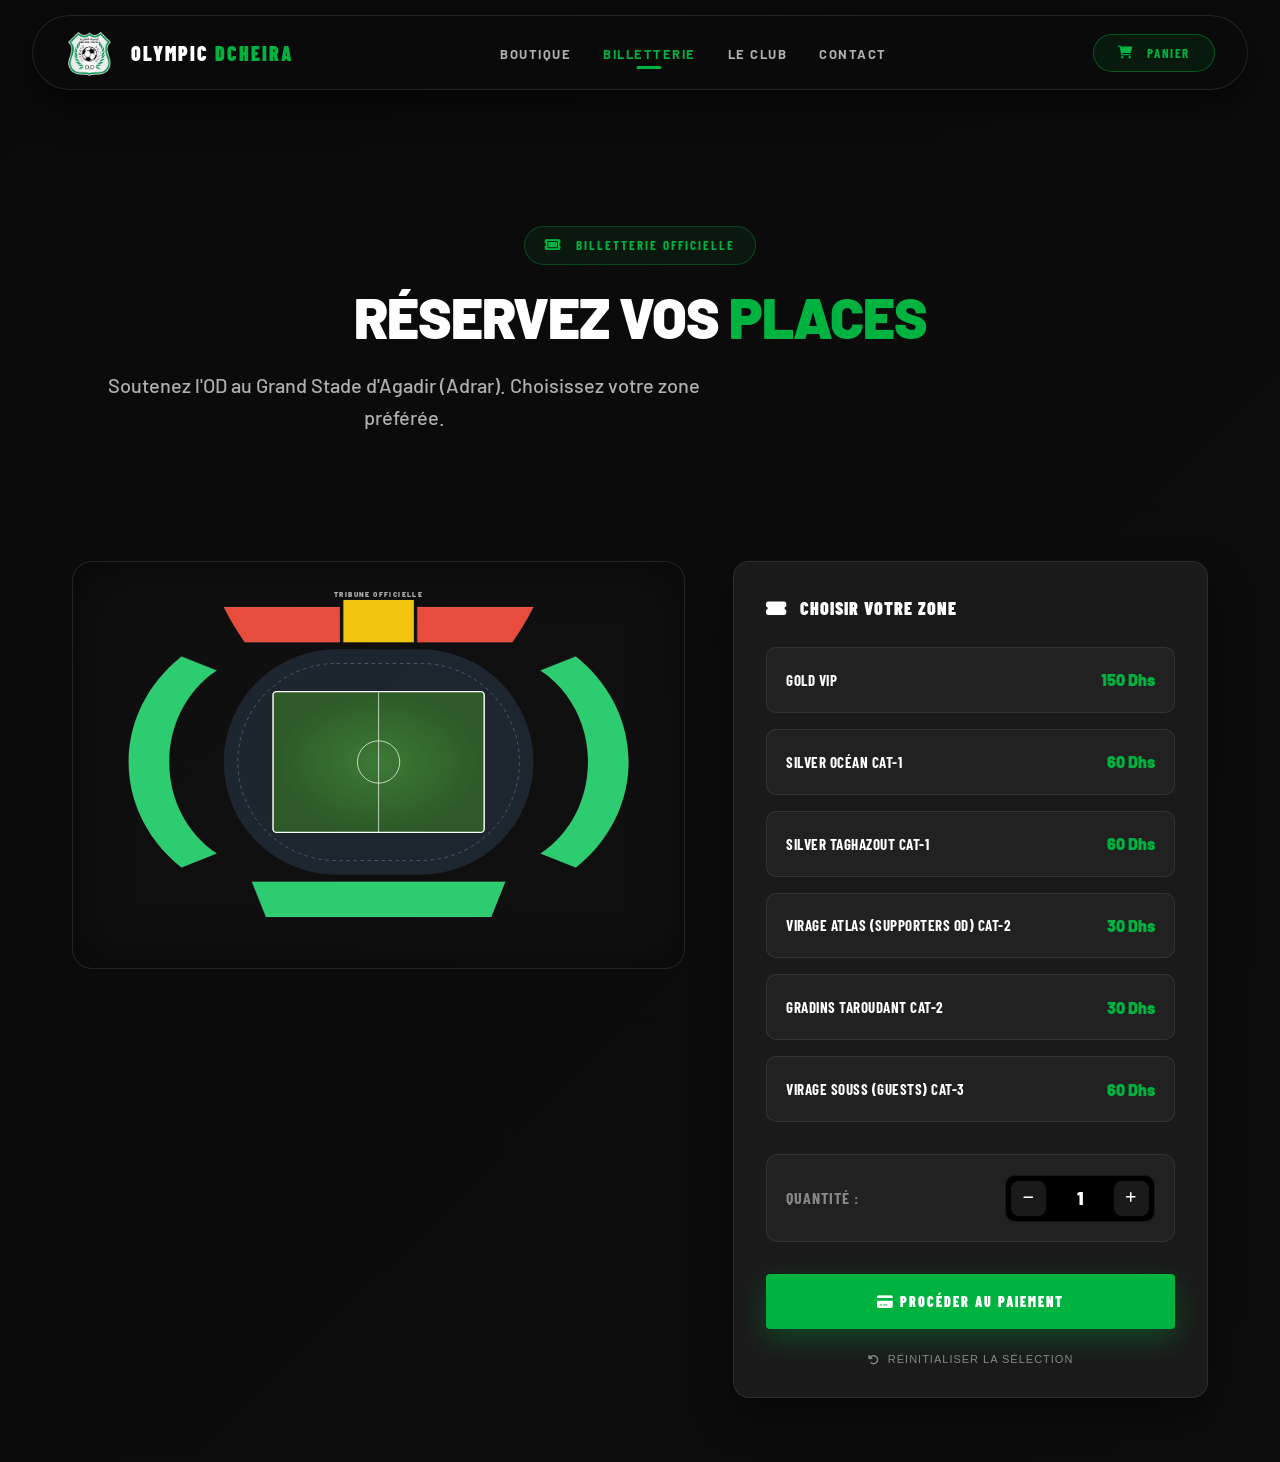
<file: billetterie.html>
<!DOCTYPE html>
<html lang="fr">

<head>
  <meta charset="UTF-8" />
  <meta name="viewport" content="width=device-width, initial-scale=1.0" />
  <title>Billetterie | Olympic Dcheira</title>
  <link
    href="https://fonts.googleapis.com/css2?family=Barlow+Condensed:wght@400;700;900&family=Barlow:wght@400;500;600;700&display=swap"
    rel="stylesheet" />
  <link rel="stylesheet" href="assets/css/style.css" />
  <link rel="stylesheet" href="https://cdnjs.cloudflare.com/ajax/libs/font-awesome/6.0.0/css/all.min.css" />
</head>

<body>
  <!-- NavBar -->
  <nav>
    <a href="index.html" class="nav-brand">
      <div class="nav-logo">
        <img src="Olympique_dcheira_logo-removebg-preview.png" alt="Olympic Dcheira Logo">
      </div>
      <div class="nav-text">Olympic <span>Dcheira</span></div>
    </a>
    <ul class="nav-links">
      <li><a href="index.html#store">Boutique</a></li>
      <li><a href="billetterie.html" class="active">Billetterie</a></li>
      <li><a href="club.html">Le Club</a></li>
      <li><a href="contact.html">Contact</a></li>
    </ul>
    <div class="nav-right">
      <button class="cart-btn" onclick="toggleCart()">
        <i class="fa-solid fa-cart-shopping"></i> Panier
        <span class="cart-count" id="cartCount">0</span>
      </button>
      <button class="menu-toggle" onclick="toggleMenu()">
        <i class="fa-solid fa-bars"></i>
      </button>
    </div>
  </nav>

  <main class="main">
    <header class="page-header reveal-blur">
      <div class="section-badge"><i class="fa-solid fa-ticket"></i> Billetterie Officielle</div>
      <h1 class="section-title">Réservez vos <span>Places</span></h1>
      <p class="hero-subtitle">Soutenez l'OD au Grand Stade d'Agadir (Adrar). Choisissez votre zone préférée.</p>
    </header>

    <!-- Interactive Ticketing Layout -->
    <div class="ticketing-layout reveal-blur" id="ticketSection">

      <!-- Stadium Map Side -->
      <div class="stadium-side">
        <div class="stadium-container">
          <!-- Enhanced Tooltip -->
          <div id="zoneTooltip" class="zone-tooltip">
            <div class="tooltip-header">
              <div class="tooltip-name" id="ttName">ZONE</div>
            </div>
            <div class="tooltip-status-bar">
              <span><i class="fa-solid fa-user"></i> <span id="ttPlaces">Places</span> places disponibles</span>
            </div>
            <div class="tooltip-footer-bar" id="ttFooter">
              <div class="tooltip-cat" id="ttCat">CAT-X</div>
              <div class="tooltip-price" id="ttPrice">00 MAD</div>
            </div>
          </div>

          <!-- STADIUM MAP SVG -->
          <svg viewBox="0 0 800 500" class="stadium-svg" id="stadiumSvg">
            <defs>
              <radialGradient id="pitchGradient" cx="50%" cy="50%" r="50%">
                <stop offset="0%" style="stop-color:#3d7a36" />
                <stop offset="100%" style="stop-color:#2d5a27" />
              </radialGradient>
            </defs>
            <rect x="180" y="90" width="440" height="320" rx="160" fill="#34495e" opacity="0.4" />
            <rect x="200" y="110" width="400" height="280" rx="140" fill="none" stroke="#5d6d7e" stroke-width="1" stroke-dasharray="5,5" />
            <rect x="250" y="150" width="300" height="200" fill="url(#pitchGradient)" stroke="#fff" stroke-width="2" rx="5" />
            <line x1="400" y1="150" x2="400" y2="350" stroke="#fff" stroke-width="1" />
            <circle cx="400" cy="250" r="30" fill="none" stroke="#fff" stroke-width="1" />

            <!-- SEATING BLOCKS -->
            <path d="M220,420 L580,420 L560,470 L240,470 Z" class="stadium-zone zone-taroudant" onmouseenter="showEnhancedTooltip(event, 'Gradins Taroudant', 'CAT-2', 30, '#2ecc71', '15,420')" onmouseleave="hideTooltip()" onclick="selectZone('taroudant', 30)"/>
            <path d="M630,120 C720,180 720,320 630,380 L680,400 C780,320 780,180 680,100 Z" class="stadium-zone zone-atlas" onmouseenter="showEnhancedTooltip(event, 'Virage Atlas (Supporters)', 'CAT-2', 30, '#2ecc71', '12,850')" onmouseleave="hideTooltip()" onclick="selectZone('atlas', 30)"/>
            <path d="M170,120 C80,180 80,320 170,380 L120,400 C20,320 20,180 120,100 Z" class="stadium-zone zone-souss" onmouseenter="showEnhancedTooltip(event, 'Virage Souss (Guests)', 'CAT-3', 60, '#2ecc71', '10,200')" onmouseleave="hideTooltip()" onclick="selectZone('souss', 60)"/>
            
            <path d="M210,80 L345,80 L345,30 L180,30 C190,50 200,65 210,80 Z" class="stadium-zone zone-silver-ocean" onmouseenter="showEnhancedTooltip(event, 'Silver Océan', 'CAT-1', 60, '#e74c3c', '3,400')" onmouseleave="hideTooltip()" onclick="selectZone('silver-ocean', 60)"/>
            <path d="M455,80 L590,80 C600,65 610,50 620,30 L455,30 Z" class="stadium-zone zone-silver-taghazout" onmouseenter="showEnhancedTooltip(event, 'Silver Taghazout', 'CAT-1', 60, '#e74c3c', '3,400')" onmouseleave="hideTooltip()" onclick="selectZone('silver-taghazout', 60)"/>

            <path d="M350,80 L450,80 L450,20 L350,20 Z" class="stadium-zone zone-gold" onmouseenter="showEnhancedTooltip(event, 'Tribune d\'Honneur', 'GOLD VIP', 150, '#f1c40f', '850')" onmouseleave="hideTooltip()" onclick="selectZone('gold', 150)"/>
            <text x="400" y="15" fill="#aaa" font-size="10" text-anchor="middle" font-weight="900" style="text-transform: uppercase; letter-spacing: 2px;">Tribune Officielle</text>
          </svg>
        </div>
      </div>

      <!-- Selection Side Panel -->
      <div class="selection-side">
        <div class="selection-title-small"><i class="fa-solid fa-ticket-simple"></i> Choisir votre Zone</div>
        <div class="zone-options">
          <div class="zone-option" data-zone="gold" onclick="selectZone('gold', 150)">
            <div class="zone-label"><span class="z-cat">GOLD VIP</span></div>
            <div class="zone-price">150 Dhs</div>
          </div>
          <div class="zone-option" data-zone="silver-ocean" onclick="selectZone('silver-ocean', 60)">
            <div class="zone-label"><span class="z-name">SILVER OCÉAN </span><span class="z-cat">CAT-1</span></div>
            <div class="zone-price">60 Dhs</div>
          </div>
          <div class="zone-option" data-zone="silver-taghazout" onclick="selectZone('silver-taghazout', 60)">
            <div class="zone-label"><span class="z-name">SILVER TAGHAZOUT </span><span class="z-cat">CAT-1</span></div>
            <div class="zone-price">60 Dhs</div>
          </div>
          <div class="zone-option" data-zone="atlas" onclick="selectZone('atlas', 30)">
            <div class="zone-label"><span class="z-name">VIRAGE ATLAS (Supporters OD) </span><span class="z-cat">CAT-2</span></div>
            <div class="zone-price">30 Dhs</div>
          </div>
          <div class="zone-option" data-zone="taroudant" onclick="selectZone('taroudant', 30)">
            <div class="zone-label"><span class="z-name">GRADINS TAROUDANT </span><span class="z-cat">CAT-2</span></div>
            <div class="zone-price">30 Dhs</div>
          </div>
          <div class="zone-option" data-zone="souss" onclick="selectZone('souss', 60)">
            <div class="zone-label"><span class="z-name">VIRAGE SOUSS (Guests) </span><span class="z-cat">CAT-3</span></div>
            <div class="zone-price">60 Dhs</div>
          </div>
        </div>

        <div class="qty-control">
          <span class="qty-label">Quantité :</span>
          <div class="qty-btns-wrapper">
            <button class="qty-btn-ticket" onclick="updateTicketQty(-1)"><i class="fa-solid fa-minus"></i></button>
            <span id="ticketQty">1</span>
            <button class="qty-btn-ticket" onclick="updateTicketQty(1)"><i class="fa-solid fa-plus"></i></button>
          </div>
        </div>

        <button class="btn-primary add-selection-btn" onclick="openTicketCheckout()">
          <i class="fa-solid fa-credit-card"></i> PROCÉDER AU PAIEMENT
        </button>

        <button class="reset-selection" onclick="resetSelection()">
          <i class="fa-solid fa-rotate-left"></i> Réinitialiser la sélection
        </button>
      </div>

    </div>
  </main>

  <!-- PAYMENT MODAL -->
  <div class="ticket-modal-overlay" id="ticketCheckoutModal">
    <div class="ticket-modal">
      <button class="close-t-modal" onclick="closeTicketCheckout()">✕</button>
      <div class="t-modal-header"><h3>Finaliser l'Achat</h3></div>
      <div class="t-modal-body">
        <div class="order-summary">
          <div class="summary-row"><span>Zone choisie:</span> <strong id="summaryZone">-</strong></div>
          <div class="summary-row"><span>Quantité:</span> <strong id="summaryQty">1</strong></div>
          <div class="summary-total"><span>Total à payer:</span> <span id="summaryTotal">0 DH</span></div>
        </div>
        <div class="selection-title-small">1. Mode de Paiement</div>
        <div class="payment-methods">
          <div class="pay-method" onclick="selectPayMethod('visa', this)">
            <i class="fa-brands fa-cc-visa" style="font-size: 24px;"></i><span>VISA</span>
          </div>
          <div class="pay-method" onclick="selectPayMethod('mastercard', this)">
            <i class="fa-brands fa-cc-mastercard" style="font-size: 24px;"></i><span>MASTERCARD</span>
          </div>
        </div>
        <div id="cardDetailsForm" class="payment-form">
          <div class="selection-title-small">2. Coordonnées Bancaires</div>
          <div class="form-group"><label>Nom sur la carte</label><input type="text" id="cardName" placeholder="M. OMAR EL-GHALEM"></div>
          <div class="form-group"><label>Numéro de carte</label><input type="text" id="cardNumber" placeholder="0000 0000 0000 0000" maxlength="19"></div>
          <div class="form-row-double">
            <div class="form-group"><label>Expiration</label><input type="text" id="cardExp" placeholder="MM/AA" maxlength="5"></div>
            <div class="form-group"><label>CVV</label><input type="password" id="cardCvv" placeholder="***" maxlength="3"></div>
          </div>
          <button class="btn-primary pay-now-btn" onclick="processTicketPayment()"><i class="fa-solid fa-lock"></i> PAYER <span id="finalTotalBtn">0 DH</span></button>
          <p style="text-align: center; font-size: 10px; color: #888; margin-top: 10px;"><i class="fa-solid fa-shield-halved"></i> Paiement sécurisé SSL 256-bit</p>
        </div>
        <div id="paymentSuccessView" style="display: none; text-align: center; padding: 2rem 0;">
          <div style="font-size: 60px; color: var(--vert); margin-bottom: 1.5rem;"><i class="fa-solid fa-circle-check"></i></div>
          <h2 style="font-family: 'Barlow Condensed'; font-size: 32px; text-transform: uppercase; margin-bottom: 1rem;">Paiement Réussi !</h2>
          <p style="color: #888; margin-bottom: 2rem;">Vos billets ont été validés avec succès.</p>
          <button class="btn-primary" onclick="location.reload()">RETOUR À L'ACCUEIL</button>
        </div>
      </div>
    </div>
  </div>

  <script src="assets/js/script.js"></script>
  <script>
    let selectedZone = null; let currentPrice = 0; let ticketQty = 1; let selectedMethod = null;
    const tooltip = document.getElementById('zoneTooltip'); const ttName = document.getElementById('ttName'); const ttCat = document.getElementById('ttCat');
    const ttPrice = document.getElementById('ttPrice'); const ttFooter = document.getElementById('ttFooter'); const ttPlaces = document.getElementById('ttPlaces');

    function showEnhancedTooltip(e, name, cat, price, color, places) {
      ttName.innerText = name; ttCat.innerText = cat; ttPrice.innerText = price + ' MAD'; ttPlaces.innerText = places || '0';
      ttFooter.style.background = color || '#27ae60'; ttCat.style.color = '#ffffff'; ttPrice.style.color = '#ffffff';
      tooltip.style.display = 'block'; updateTooltipPos(e);
    }
    function hideTooltip() { tooltip.style.display = 'none'; }
    function updateTooltipPos(e) {
      const container = document.querySelector('.stadium-container'); const rect = container.getBoundingClientRect();
      tooltip.style.left = (e.clientX - rect.left) + 'px'; tooltip.style.top = (e.clientY - rect.top) + 'px';
    }
    document.getElementById('stadiumSvg').addEventListener('mousemove', updateTooltipPos);

    function selectZone(zoneId, price) {
      if (selectedZone === zoneId) { resetSelection(); return; }
      selectedZone = zoneId; currentPrice = price;
      document.querySelectorAll('.zone-option').forEach(opt => {
        opt.classList.remove('active'); if (opt.dataset.zone === zoneId) opt.classList.add('active');
      });
      document.querySelectorAll('.stadium-zone').forEach(z => z.classList.remove('selected'));
      const targetZone = document.querySelector('.zone-' + zoneId); if (targetZone) targetZone.classList.add('selected');
    }

    function resetSelection() {
      selectedZone = null; currentPrice = 0; ticketQty = 1; document.getElementById('ticketQty').innerText = '1';
      document.querySelectorAll('.zone-option').forEach(opt => opt.classList.remove('active'));
      document.querySelectorAll('.stadium-zone').forEach(z => z.classList.remove('selected'));
    }
    function updateTicketQty(change) { ticketQty += change; if (ticketQty < 1) ticketQty = 1; document.getElementById('ticketQty').innerText = ticketQty; }
    
    function openTicketCheckout() {
      if (!selectedZone) { showNotification('⚠️ Veuillez sélectionner une zone.', 'error'); return; }
      document.getElementById('summaryZone').innerText = selectedZone.toUpperCase().replace(/-/g, ' ');
      document.getElementById('summaryQty').innerText = ticketQty;
      const total = (currentPrice * ticketQty);
      document.getElementById('summaryTotal').innerText = total + ' DH';
      document.getElementById('finalTotalBtn').innerText = total + ' DH';
      document.getElementById('ticketCheckoutModal').style.display = 'flex';
    }
    function selectPayMethod(method, el) { selectedMethod = method; document.querySelectorAll('.pay-method').forEach(m => m.classList.remove('active')); el.classList.add('active'); document.getElementById('cardDetailsForm').style.display = 'block'; }
    function closeTicketCheckout() { document.getElementById('ticketCheckoutModal').style.display = 'none'; }
    function processTicketPayment() {
      const cardName = document.getElementById('cardName').value.trim();
      const cardNumber = document.getElementById('cardNumber').value.trim();
      const cardExp = document.getElementById('cardExp').value.trim();
      const cardCvv = document.getElementById('cardCvv').value.trim();
      if (!cardName || !cardNumber || !cardExp || !cardCvv) { showNotification('⚠️ Veuillez remplir tous les champs bancaires.', 'error'); return; }
      if (cardNumber.length < 16) { showNotification('⚠️ Numéro de carte invalide.', 'error'); return; }
      const payBtn = document.querySelector('.pay-now-btn'); payBtn.disabled = true; payBtn.innerHTML = '<i class="fa-solid fa-spinner fa-spin"></i> TRAITEMENT...';
      setTimeout(() => {
        document.getElementById('cardDetailsForm').style.display = 'none'; document.querySelector('.order-summary').style.display = 'none';
        document.querySelector('.payment-methods').style.display = 'none'; document.getElementById('paymentSuccessView').style.display = 'block';
        showNotification('🎉 Paiement réussi ! Vos billets sont validés.', 'success');
      }, 2000);
    }
    document.getElementById('cardNumber').addEventListener('input', function (e) { e.target.value = e.target.value.replace(/[^\d]/g, '').replace(/(.{4})/g, '$1 ').trim(); });
    document.getElementById('cardExp').addEventListener('input', function (e) {
      let val = e.target.value.replace(/[^\d]/g, '');
      if (val.length >= 2) {
        let month = parseInt(val.substring(0, 2)); if (month > 12) month = 12; if (month === 0 && val.length >= 2) month = 1;
        val = month.toString().padStart(2, '0') + val.substring(2, 4);
      }
      if (val.length >= 2 && e.inputType !== 'deleteContentBackward') { val = val.substring(0, 2) + '/' + val.substring(2, 4); }
      e.target.value = val;
    });
  </script>
</body>

</html>
</file>
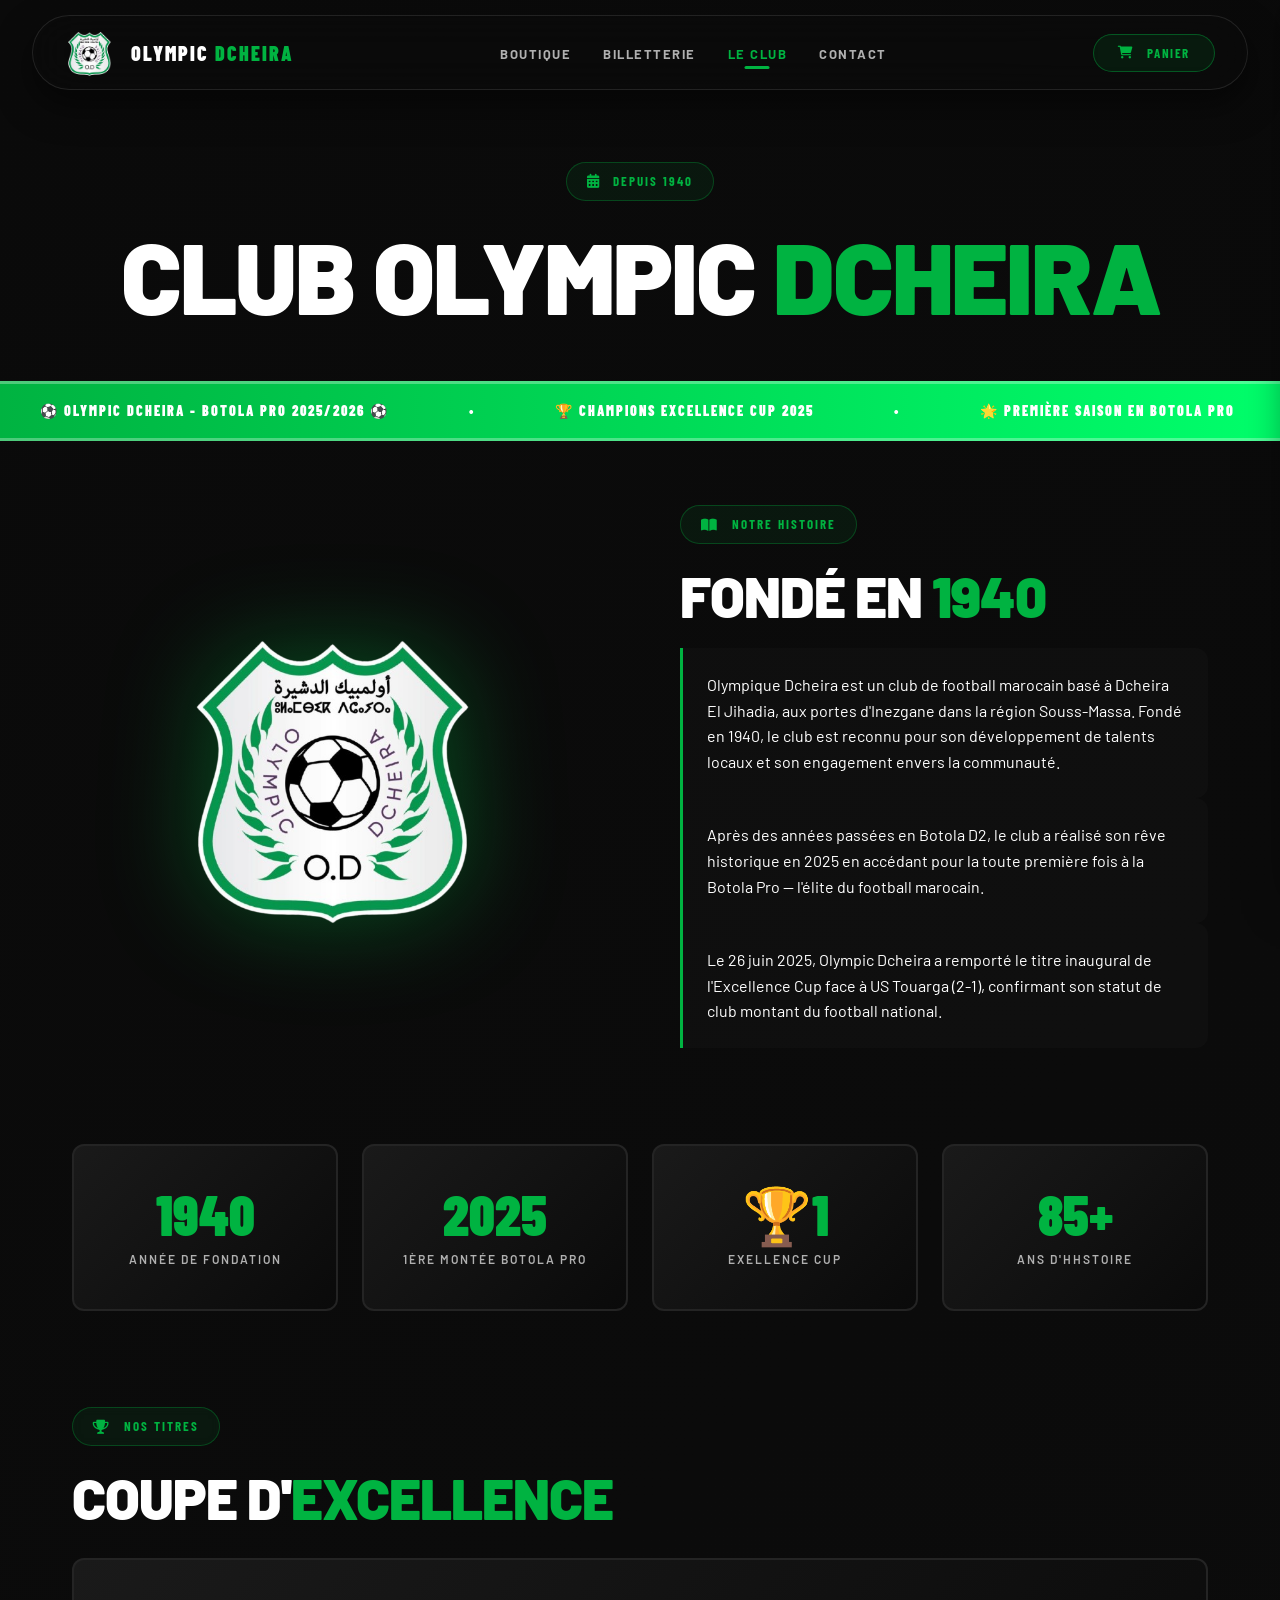
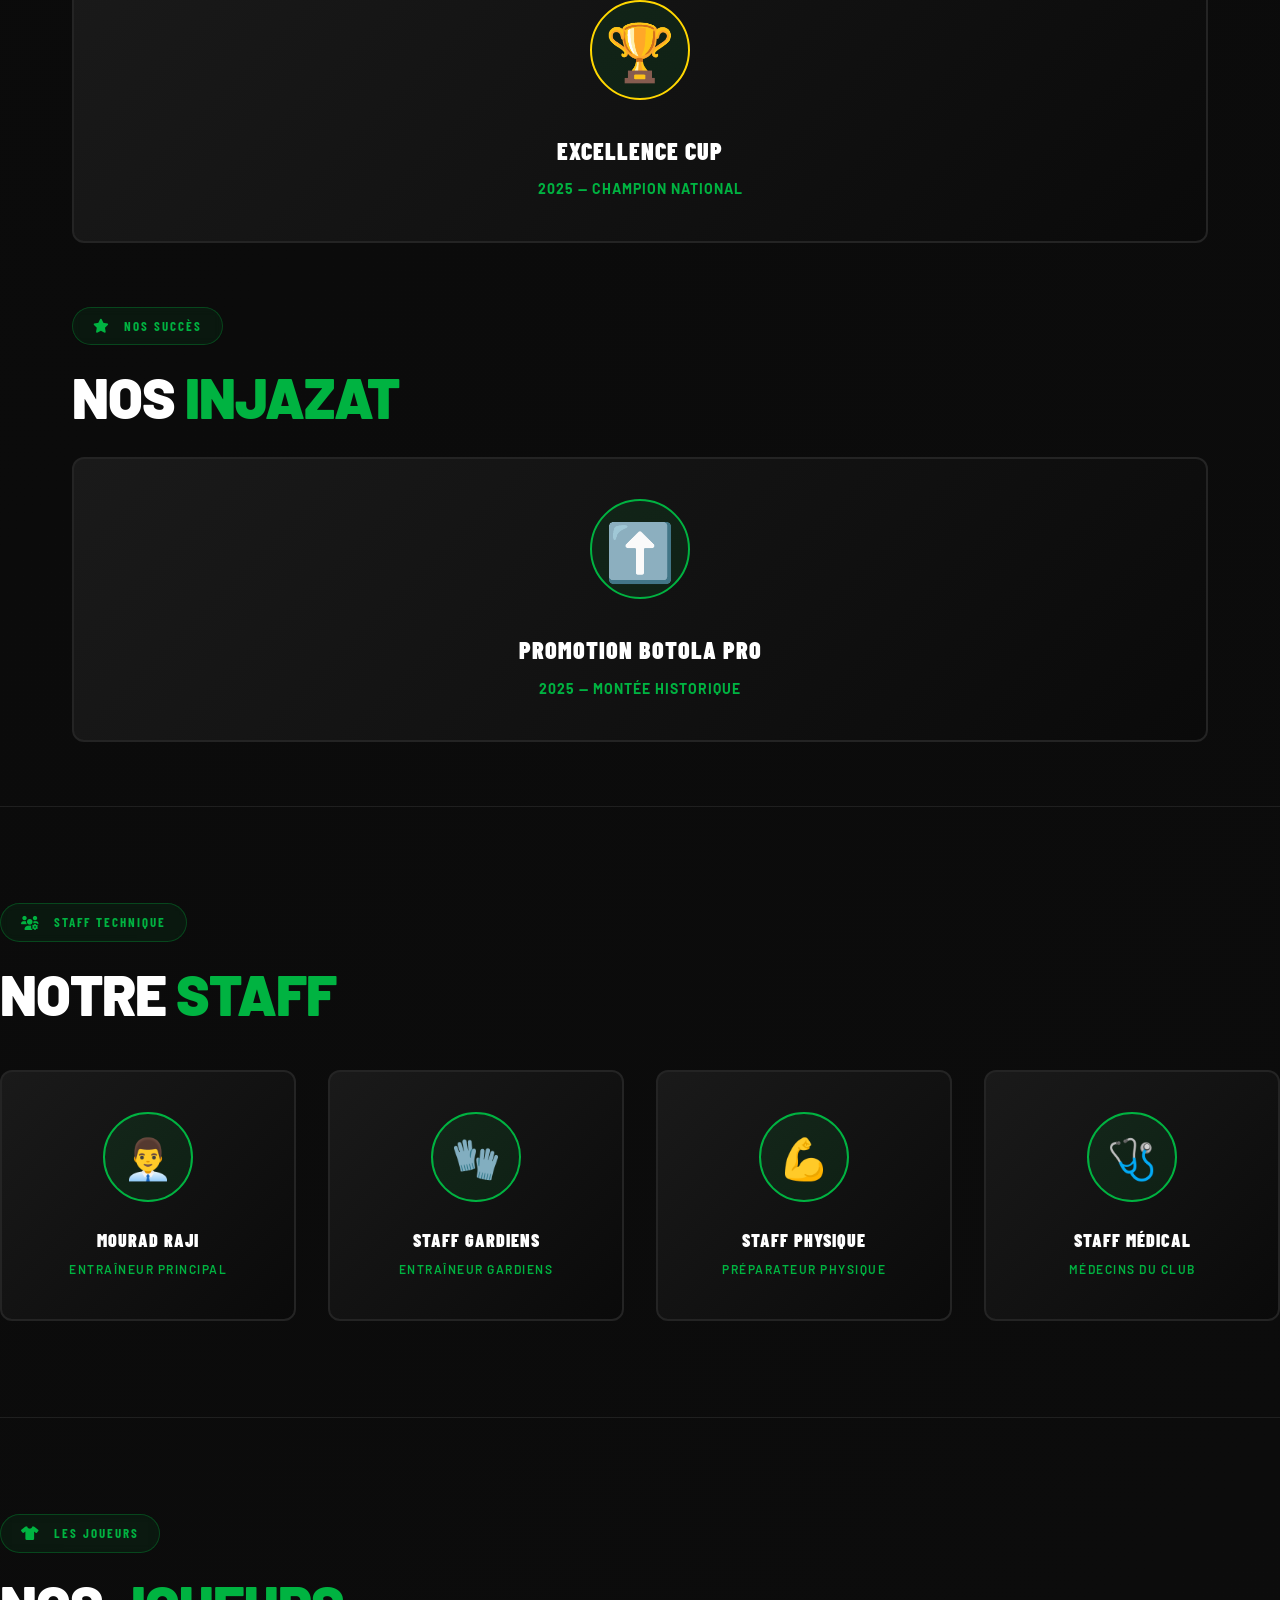
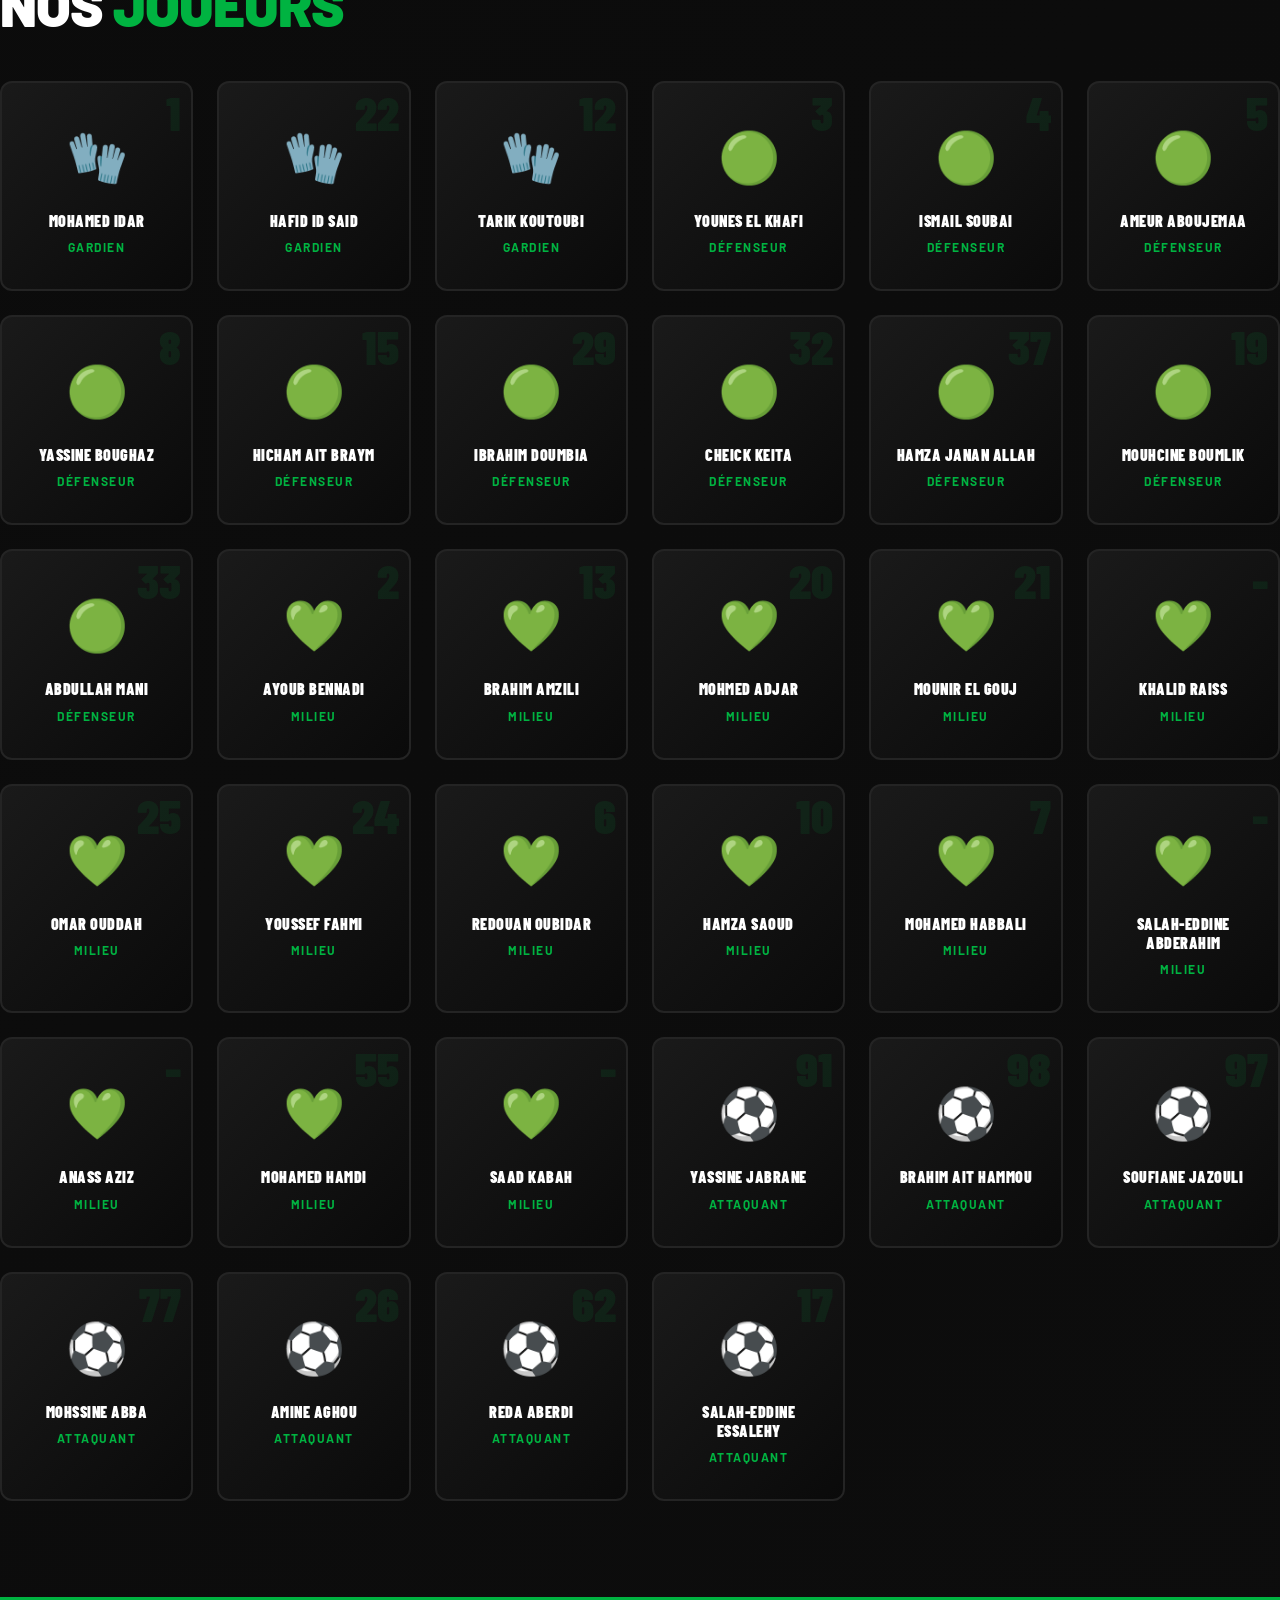
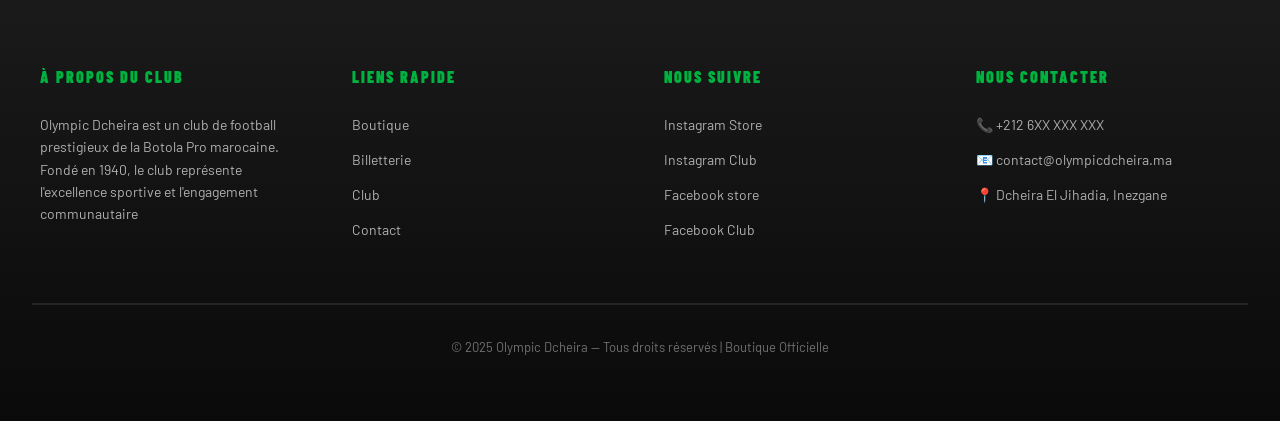
<file: club.html>
<!DOCTYPE html>
<html lang="en">

<head>
    <meta charset="UTF-8">
    <meta name="viewport" content="width=device-width, initial-scale=1.0">
    <title>Olympic Dcheira | Le Club</title>
    <link rel="stylesheet"
        href="https://fonts.googleapis.com/css2?family=Barlow+Condensed:wght@400;700;900&family=Barlow:wght@400;500;600;700&display=swap"
        rel="stylesheet">
    <link rel="stylesheet" href="assets/css/style.css">
    <!-- Font Awesome -->
    <link rel="stylesheet" href="https://cdnjs.cloudflare.com/ajax/libs/font-awesome/6.0.0/css/all.min.css" />
</head>
</head>

<body>
    <nav>
        <a href="club.html" class="nav-brand">
            <div class="nav-logo">
                <img src="Olympique_dcheira_logo-removebg-preview.png" alt="Olympic Dcheira Logo">
            </div>
            <div class="nav-text">
                Olympic <span>Dcheira</span>
            </div>
        </a>
        <ul class="nav-links">
            <li><a href="index.html#store">Boutique</a></li>
            <li><a href="billetterie.html">Billetterie</a></li>
            <li><a href="club.html" class="active">Le Club</a></li>
            <li><a href="contact.html">Contact</a></li>
        </ul>
        <div class="nav-right">
            <button class="cart-btn" onclick="toggleCart()">
                <i class="fa-solid fa-cart-shopping"></i> Panier
                <span class="cart-count" id="cartCount">0</span>
            </button>
            <button class="menu-toggle" onclick="toggleMenu()">
                <i class="fa-solid fa-bars"></i>
            </button>
        </div>
    </nav>

    <!-- CART SIDEBAR -->
    <div class="cart-overlay" id="cartOverlay" onclick="toggleCart()"></div>
    <div class="cart-sidebar" id="cartSidebar">
        <div class="cart-header">
            <h2>Mon Panier</h2>
            <button class="cart-close" onclick="toggleCart()">✕</button>
        </div>
        <div class="cart-items" id="cartItems">
            <div class="cart-empty">
                <div class="cart-empty-icon">🛒</div>
                <p>Votre panier est vide</p>
            </div>
        </div>
        <div class="cart-footer">
            <div class="cart-total">
                <span class="cart-total-label">Total:</span>
                <span class="cart-total-amount" id="cartTotal">0 DH</span>
            </div>
            <button class="checkout-btn">Procéder au Paiement</button>
        </div>
    </div>
    <div class="page-header reveal-blur">
        <div class="section-badge"><i class="fa-solid fa-calendar-days"></i> Depuis 1940</div>
        <h1 class="section-title title-large">Club Olympic <span>Dcheira</span></h1>
    </div>
    <div class="ticker">
        <div class="ticker-inner">
            <span class="ticker-item">⚽ OLYMPIC DCHEIRA - BOTOLA PRO 2025/2026 ⚽</span>
            <span class="ticker-item">•</span>
            <span class="ticker-item">🏆 CHAMPIONS EXCELLENCE CUP 2025</span>
            <span class="ticker-item">•</span>
            <span class="ticker-item">🌟 PREMIÈRE SAISON EN BOTOLA PRO</span>
            <span class="ticker-item">•</span>
            <span class="ticker-item">💚 DCHEIRA EL JIHADIA - INEZGANE</span>
            <span class="ticker-item">•</span>
            <span class="ticker-item">⚽ OLYMPIC DCHEIRA - BOTOLA PRO 2025/2026 ⚽</span>
            <span class="ticker-item">•</span>
            <span class="ticker-item">🏆 CHAMPIONS EXCELLENCE CUP 2025</span>
            <span class="ticker-item">•</span>
            <span class="ticker-item">🌟 PREMIÈRE SAISON EN BOTOLA PRO</span>
            <span class="ticker-item">•</span>
            <span class="ticker-item">💚 DCHEIRA EL JIHADIA - INEZGANE</span>
            <span class="ticker-item">•</span>
        </div>
    </div>
    <div class="main">
        <div class="histoire">
            <div class="histoire-logo">
                <img src="Olympique_dcheira_logo-removebg-preview_2.png" alt="Olympic Dcheira">
            </div>
            <div class="histoire-text">
                <div class="section-badge"><i class="fa-solid fa-book-open"></i> Notre histoire</div>
                <h2 class="section-title">Fondé en <span>1940</span></h2>
                <p>Olympique Dcheira est un club de football marocain basé à Dcheira El Jihadia, aux portes d'Inezgane
                    dans la région Souss-Massa. Fondé en 1940, le club est reconnu pour son développement de talents
                    locaux et son engagement envers la communauté.</p>
                <p>Après des années passées en Botola D2, le club a réalisé son rêve historique en 2025 en accédant pour
                    la toute première fois à la Botola Pro — l'élite du football marocain.</p>
                <p>Le 26 juin 2025, Olympic Dcheira a remporté le titre inaugural de l'Excellence Cup face à US Touarga
                    (2-1), confirmant son statut de club montant du football national.</p>
            </div>
        </div>
        <div class="stats-grid">
            <div class="premium-card stat-card">
                <div class="stat-number">1940</div>
                <div class="stat-label">Année de Fondation</div>
            </div>
            <div class="premium-card stat-card">
                <div class="stat-number">2025</div>
                <div class="stat-label">1ère Montée Botola Pro</div>
            </div>
            <div class="premium-card stat-card">
                <div class="stat-number">🏆1</div>
                <div class="stat-label">Exellence Cup</div>
            </div>
            <div class="premium-card stat-card">
                <div class="stat-number">85+</div>
                <div class="stat-label">Ans d'hHstoire</div>
            </div>
        </div>
        <div class="palmares">
            <div class="section-badge"><i class="fa-solid fa-trophy"></i> Nos Titres</div>
            <h2 class="section-title">Coupe d'<span>Excellence</span></h2>
            <div class="palmares-grid">
                <div class="premium-card palmares-card title-card">
                    <div class="palmares-icon">🏆</div>
                    <div>
                        <div class="palmares-title">Excellence Cup</div>
                        <div class="palmares-year">2025 — Champion National</div>
                    </div>
                </div>
            </div>

            <div class="section-badge" style="margin-top: 4rem;"><i class="fa-solid fa-star"></i> Nos Succès</div>
            <h2 class="section-title">Nos <span>Injazat</span></h2>
            <div class="palmares-grid">
                <div class="premium-card palmares-card success-card">
                    <div class="palmares-icon">⬆️</div>
                    <div>
                        <div class="palmares-title">Promotion Botola Pro</div>
                        <div class="palmares-year">2025 — Montée Historique</div>
                    </div>
                </div>
            </div>
        </div>
    </div>
    <div class="staff" id="staff">
        <div class="section-badge"><i class="fa-solid fa-users-gear"></i> Staff Technique</div>
        <h2 class="section-title">Notre <span>Staff</span></h2>
        <div class="staff-grid">
            <div class="premium-card staff-card">
                <div class="staff-avatar">👨‍💼</div>
                <div class="staff-name">Mourad Raji</div>
                <div class="staff-role">Entraîneur Principal</div>
            </div>
            <div class="premium-card staff-card">
                <div class="staff-avatar">🧤</div>
                <div class="staff-name">Staff Gardiens</div>
                <div class="staff-role">Entraîneur Gardiens</div>
            </div>
            <div class="premium-card staff-card">
                <div class="staff-avatar">💪</div>
                <div class="staff-name">Staff Physique</div>
                <div class="staff-role">Préparateur Physique</div>
            </div>
            <div class="premium-card staff-card">
                <div class="staff-avatar">🩺</div>
                <div class="staff-name">Staff Médical</div>
                <div class="staff-role">Médecins du Club</div>
            </div>
        </div>
    </div>
    <div class="joueurs" id="joueurs">
        <div class="section-badge"><i class="fa-solid fa-shirt"></i> Les Joueurs</div>
        <h2 class="section-title">Nos <span>Joueurs</span></h2>
        <div class="joueurs-grid">
            <div class="premium-card joueur-card">
                <span class="joueur-numero">1</span><span class="joueur-emoji">🧤</span>
                <div class="joueur-nom">Mohamed Idar</div>
                <div class="joueur-poste">Gardien</div>
            </div>
            <div class="premium-card joueur-card">
                <span class="joueur-numero">22</span><span class="joueur-emoji">🧤</span>
                <div class="joueur-nom">Hafid Id Said</div>
                <div class="joueur-poste">Gardien</div>
            </div>
            <div class="premium-card joueur-card">
                <span class="joueur-numero">12</span>
                <span class="joueur-emoji">🧤</span>
                <div class="joueur-nom">Tarik Koutoubi</div>
                <div class="joueur-poste">Gardien</div>
            </div>
            <div class="premium-card joueur-card">
                <span class="joueur-numero">3</span>
                <span class="joueur-emoji">🟢</span>
                <div class="joueur-nom">Younes EL Khafi</div>
                <div class="joueur-poste">Défenseur</div>
            </div>
            <div class="premium-card joueur-card">
                <span class="joueur-numero">4</span>
                <span class="joueur-emoji">🟢</span>
                <div class="joueur-nom">Ismail Soubai</div>
                <div class="joueur-poste">Défenseur</div>
            </div>
            <div class="premium-card joueur-card">
                <span class="joueur-numero">5</span>
                <span class="joueur-emoji">🟢</span>
                <div class="joueur-nom">Ameur Aboujemaa</div>
                <div class="joueur-poste">Défenseur</div>
            </div>
            <div class="premium-card joueur-card">
                <span class="joueur-numero">8</span>
                <span class="joueur-emoji">🟢</span>
                <div class="joueur-nom">Yassine boughaz</div>
                <div class="joueur-poste">Défenseur</div>
            </div>
            <div class="premium-card joueur-card">
                <span class="joueur-numero">15</span>
                <span class="joueur-emoji">🟢</span>
                <div class="joueur-nom">Hicham Ait Braym</div>
                <div class="joueur-poste">Défenseur</div>
            </div>
            <div class="premium-card joueur-card">
                <span class="joueur-numero">29</span>
                <span class="joueur-emoji">🟢</span>
                <div class="joueur-nom">Ibrahim Doumbia</div>
                <div class="joueur-poste">Défenseur</div>
            </div>
            <div class="premium-card joueur-card">
                <span class="joueur-numero">32</span>
                <span class="joueur-emoji">🟢</span>
                <div class="joueur-nom">Cheick Keita</div>
                <div class="joueur-poste">Défenseur</div>
            </div>
            <div class="premium-card joueur-card">
                <span class="joueur-numero">37</span>
                <span class="joueur-emoji">🟢</span>
                <div class="joueur-nom">Hamza Janan Allah</div>
                <div class="joueur-poste">Défenseur</div>
            </div>
            <div class="premium-card joueur-card">
                <span class="joueur-numero">19</span>
                <span class="joueur-emoji">🟢</span>
                <div class="joueur-nom">Mouhcine Boumlik</div>
                <div class="joueur-poste">Défenseur</div>
            </div>
            <div class="premium-card joueur-card">
                <span class="joueur-numero">33</span>
                <span class="joueur-emoji">🟢</span>
                <div class="joueur-nom">Abdullah Mani</div>
                <div class="joueur-poste">Défenseur</div>
            </div>
            <div class="premium-card joueur-card">
                <span class="joueur-numero">2</span>
                <span class="joueur-emoji">💚</span>
                <div class="joueur-nom">Ayoub Bennadi</div>
                <div class="joueur-poste">Milieu</div>
            </div>
            <div class="premium-card joueur-card">
                <span class="joueur-numero">13</span>
                <span class="joueur-emoji">💚</span>
                <div class="joueur-nom">Brahim Amzili</div>
                <div class="joueur-poste">Milieu</div>
            </div>
            <div class="premium-card joueur-card">
                <span class="joueur-numero">20</span>
                <span class="joueur-emoji">💚</span>
                <div class="joueur-nom">Mohmed Adjar</div>
                <div class="joueur-poste">Milieu</div>
            </div>
            <div class="premium-card joueur-card">
                <span class="joueur-numero">21</span>
                <span class="joueur-emoji">💚</span>
                <div class="joueur-nom">Mounir El Gouj</div>
                <div class="joueur-poste">Milieu</div>
            </div>
            <div class="premium-card joueur-card">
                <span class="joueur-numero">-</span>
                <span class="joueur-emoji">💚</span>
                <div class="joueur-nom">Khalid Raiss</div>
                <div class="joueur-poste">Milieu</div>
            </div>
            <div class="premium-card joueur-card">
                <span class="joueur-numero">25</span>
                <span class="joueur-emoji">💚</span>
                <div class="joueur-nom">Omar Ouddah</div>
                <div class="joueur-poste">Milieu</div>
            </div>
            <div class="premium-card joueur-card">
                <span class="joueur-numero">24</span>
                <span class="joueur-emoji">💚</span>
                <div class="joueur-nom">Youssef Fahmi</div>
                <div class="joueur-poste">Milieu</div>
            </div>
            <div class="premium-card joueur-card">
                <span class="joueur-numero">6</span>
                <span class="joueur-emoji">💚</span>
                <div class="joueur-nom">Redouan Oubidar</div>
                <div class="joueur-poste">Milieu</div>
            </div>
            <div class="premium-card joueur-card">
                <span class="joueur-numero">10</span>
                <span class="joueur-emoji">💚</span>
                <div class="joueur-nom">Hamza Saoud</div>
                <div class="joueur-poste">Milieu</div>
            </div>
            <div class="premium-card joueur-card">
                <span class="joueur-numero">7</span>
                <span class="joueur-emoji">💚</span>
                <div class="joueur-nom">Mohamed Habbali</div>
                <div class="joueur-poste">Milieu</div>
            </div>
            <div class="premium-card joueur-card">
                <span class="joueur-numero">-</span>
                <span class="joueur-emoji">💚</span>
                <div class="joueur-nom">Salah-Eddine Abderahim</div>
                <div class="joueur-poste">Milieu</div>
            </div>
            <div class="premium-card joueur-card">
                <span class="joueur-numero">-</span>
                <span class="joueur-emoji">💚</span>
                <div class="joueur-nom">Anass Aziz</div>
                <div class="joueur-poste">Milieu</div>
            </div>
            <div class="premium-card joueur-card">
                <span class="joueur-numero">55</span>
                <span class="joueur-emoji">💚</span>
                <div class="joueur-nom">Mohamed Hamdi</div>
                <div class="joueur-poste">Milieu</div>
            </div>
            <div class="premium-card joueur-card">
                <span class="joueur-numero">-</span>
                <span class="joueur-emoji">💚</span>
                <div class="joueur-nom">Saad Kabah</div>
                <div class="joueur-poste">Milieu</div>
            </div>
            <div class="premium-card joueur-card">
                <span class="joueur-numero">91</span>
                <span class="joueur-emoji">⚽</span>
                <div class="joueur-nom">Yassine Jabrane</div>
                <div class="joueur-poste">Attaquant</div>
            </div>
            <div class="premium-card joueur-card">
                <span class="joueur-numero">98</span>
                <span class="joueur-emoji">⚽</span>
                <div class="joueur-nom">Brahim Ait Hammou</div>
                <div class="joueur-poste">Attaquant</div>
            </div>
            <div class="premium-card joueur-card">
                <span class="joueur-numero">97</span>
                <span class="joueur-emoji">⚽</span>
                <div class="joueur-nom">Soufiane Jazouli</div>
                <div class="joueur-poste">Attaquant</div>
            </div>
            <div class="premium-card joueur-card">
                <span class="joueur-numero">77</span>
                <span class="joueur-emoji">⚽</span>
                <div class="joueur-nom">Mohssine Abba</div>
                <div class="joueur-poste">Attaquant</div>
            </div>
            <div class="premium-card joueur-card">
                <span class="joueur-numero">26</span>
                <span class="joueur-emoji">⚽</span>
                <div class="joueur-nom">Amine Aghou</div>
                <div class="joueur-poste">Attaquant</div>
            </div>
            <div class="premium-card joueur-card">
                <span class="joueur-numero">62</span>
                <span class="joueur-emoji">⚽</span>
                <div class="joueur-nom">Reda Aberdi</div>
                <div class="joueur-poste">Attaquant</div>
            </div>
            <div class="premium-card joueur-card">
                <span class="joueur-numero">17</span>
                <span class="joueur-emoji">⚽</span>
                <div class="joueur-nom">Salah-Eddine Essalehy</div>
                <div class="joueur-poste">Attaquant</div>
            </div>
        </div>
    </div>
    </div>
    </div>

    <footer>
        <div class="footer-content">
            <div class="footer-col">
                <h3>À Propos du Club</h3>
                <p>Olympic Dcheira est un club de football prestigieux de la Botola Pro marocaine. Fondé en 1940, le
                    club représente l'excellence sportive et l'engagement communautaire</p>
            </div>
            <div class="footer-col">
                <h3>Liens rapide</h3>
                <ul>
                    <li><a href="index.html#store">Boutique</a></li>
                    <li><a href="billetterie.html">Billetterie</a></li>
                    <li><a href="club.html">Club</a></li>
                    <li><a href="contact.html">Contact</a></li>
                </ul>
            </div>
            <div class="footer-col">
                <h3>Nous suivre</h3>
                <ul>
                    <li><a href="https://www.instagram.com/olympic_dcheira_store/" target="_blank">Instagram Store</a>
                    </li>
                    <li><a href="https://www.instagram.com/olympic.dcheira/" target="_blank">Instagram Club</a></li>
                    <li><a href="https://www.facebook.com/odstore62/?locale=fr_FR" target="_blank">Facebook store</a>
                    </li>
                    <li><a href="https://www.facebook.com/odofficielle1958/?locale=fr_FR" target="_blank">Facebook
                            Club</a></li>
                </ul>
            </div>
            <div class="footer-col">
                <h3>Nous Contacter</h3>
                <p>📞 +212 6XX XXX XXX</p>
                <p>📧 contact@olympicdcheira.ma</p>
                <p>📍 Dcheira El Jihadia, Inezgane</p>
            </div>
        </div>
        <div class="footer-bottom">
            <p>&copy; 2025 Olympic Dcheira — Tous droits réservés | Boutique Officielle</p>
        </div>
    </footer>
    <script src="assets/js/script.js"></script>
</body>

</html>
</file>
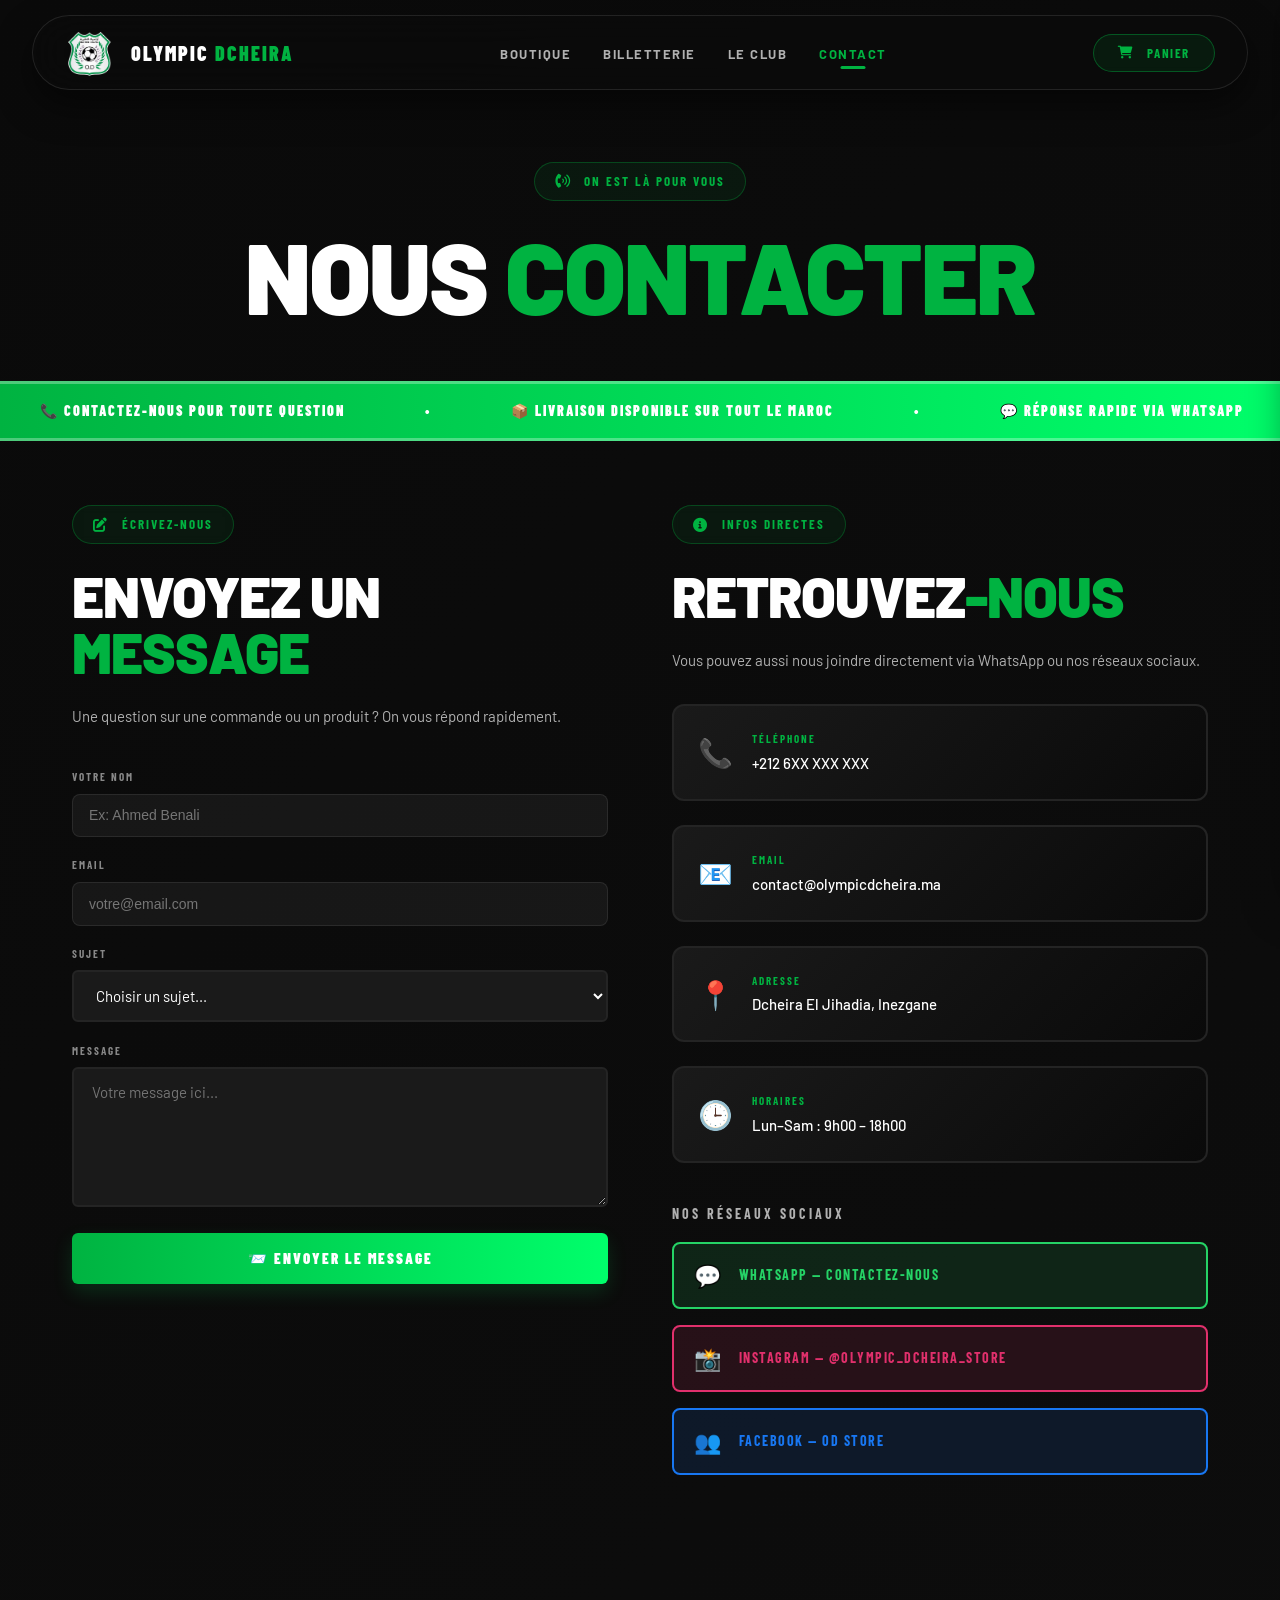
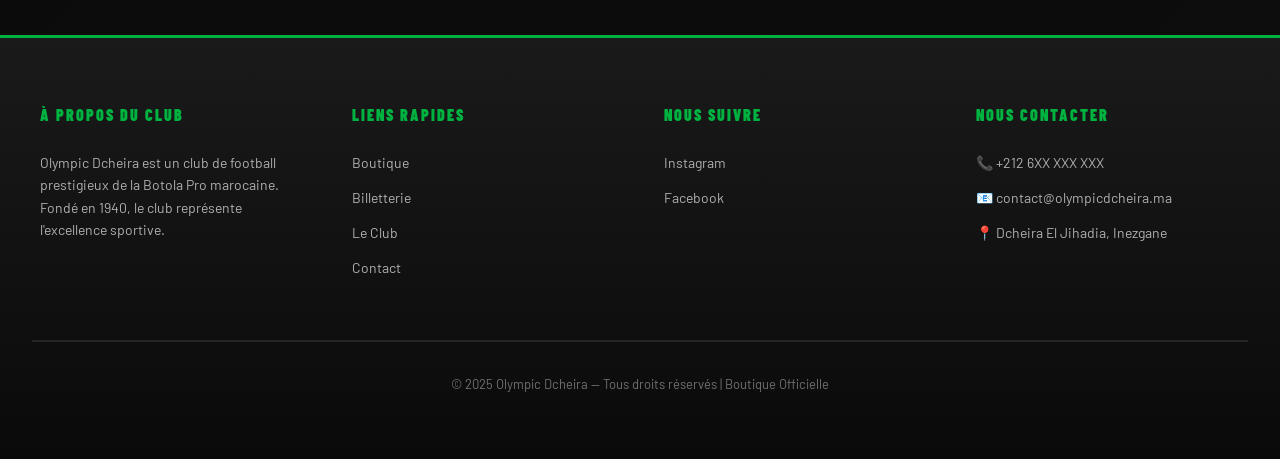
<file: contact.html>
<!DOCTYPE html>
<html lang="fr">

<head>
  <meta charset="UTF-8" />
  <meta name="viewport" content="width=device-width, initial-scale=1.0" />
  <title>Olympic Dcheira | Contact</title>
  <link
    href="https://fonts.googleapis.com/css2?family=Barlow+Condensed:wght@400;700;900&family=Barlow:wght@400;500;600;700&display=swap"
    rel="stylesheet" />
  <link rel="stylesheet" href="assets/css/style.css" />
  <!-- Font Awesome -->
  <link rel="stylesheet" href="https://cdnjs.cloudflare.com/ajax/libs/font-awesome/6.0.0/css/all.min.css" />
</head>

<body>
  <nav>
    <a href="contact.html" class="nav-brand">
      <div class="nav-logo">
        <img src="Olympique_dcheira_logo-removebg-preview.png" alt="Olympic Dcheira Logo">
      </div>
      <div class="nav-text">Olympic <span>Dcheira</span></div>
    </a>
    <ul class="nav-links">
      <li><a href="index.html#store">Boutique</a></li>
      <li><a href="billetterie.html">Billetterie</a></li>
      <li><a href="club.html">Le Club</a></li>
      <li><a href="contact.html" class="active">Contact</a></li>
    </ul>
    <div class="nav-right">
      <button class="cart-btn" onclick="toggleCart()">
        <i class="fa-solid fa-cart-shopping"></i> Panier
        <span class="cart-count" id="cartCount">0</span>
      </button>
      <button class="menu-toggle" onclick="toggleMenu()">
        <i class="fa-solid fa-bars"></i>
      </button>
    </div>
  </nav>

  <!-- CART SIDEBAR -->
  <div class="cart-overlay" id="cartOverlay" onclick="toggleCart()"></div>
  <div class="cart-sidebar" id="cartSidebar">
    <div class="cart-header">
      <h2>Mon Panier</h2>
      <button class="cart-close" onclick="toggleCart()">✕</button>
    </div>
    <div class="cart-items" id="cartItems">
      <div class="cart-empty">
        <div class="cart-empty-icon">🛒</div>
        <p>Votre panier est vide</p>
      </div>
    </div>
    <div class="cart-footer">
      <div class="cart-total">
        <span class="cart-total-label">Total:</span>
        <span class="cart-total-amount" id="cartTotal">0 DH</span>
      </div>
      <button class="checkout-btn">Procéder au Paiement</button>
    </div>
  </div>

  <div class="page-header reveal-blur">
    <div class="section-badge"><i class="fa-solid fa-phone-volume"></i> On est là pour vous</div>
    <h1 class="section-title title-large">Nous <span>Contacter</span></h1>
  </div>

  <div class="ticker">
    <div class="ticker-inner">
      <span class="ticker-item">📞 CONTACTEZ-NOUS POUR TOUTE QUESTION</span>
      <span class="ticker-item">•</span>
      <span class="ticker-item">📦 LIVRAISON DISPONIBLE SUR TOUT LE MAROC</span>
      <span class="ticker-item">•</span>
      <span class="ticker-item">💬 RÉPONSE RAPIDE VIA WHATSAPP</span>
      <span class="ticker-item">•</span>
      <span class="ticker-item">📍 DCHEIRA EL JIHADIA, AGADIR</span>
      <span class="ticker-item">•</span>
      <span class="ticker-item">📞 CONTACTEZ-NOUS POUR TOUTE QUESTION</span>
      <span class="ticker-item">•</span>
      <span class="ticker-item">📦 LIVRAISON DISPONIBLE SUR TOUT LE MAROC</span>
      <span class="ticker-item">•</span>
      <span class="ticker-item">💬 RÉPONSE RAPIDE VIA WHATSAPP</span>
      <span class="ticker-item">•</span>
      <span class="ticker-item">📍 DCHEIRA EL JIHADIA, INEZGANE</span>
      <span class="ticker-item">•</span>
    </div>
  </div>

  <div class="main">
    <div class="contact-grid">
      <div>
        <div class="section-badge"><i class="fa-solid fa-pen-to-square"></i> Écrivez-nous</div>
        <h2 class="section-title">Envoyez un <span>Message</span></h2>
        <p class="section-sub">Une question sur une commande ou un produit ? On vous répond rapidement.</p>
        <div class="form-group">
          <label>Votre Nom</label>
          <input type="text" id="nom" placeholder="Ex: Ahmed Benali">
        </div>
        <div class="form-group">
          <label>Email</label>
          <input type="email" id="email" placeholder="votre@email.com">
        </div>
        <div class="form-group">
          <label>Sujet</label>
          <select id="sujet">
            <option value="">Choisir un sujet...</option>
            <option>Commande & Livraison</option>
            <option>Produit & Disponibilité</option>
            <option>Retour & Échange</option>
            <option>Partenariat</option>
            <option>Autre</option>
          </select>
        </div>
        <div class="form-group">
          <label>Message</label>
          <textarea id="message" placeholder="Votre message ici..."></textarea>
        </div>
        <button class="submit-btn" onclick="sendMessage()">📨 ENVOYER LE MESSAGE</button>
        <div class="success-msg" id="successMsg">✅ Message envoyé ! On vous répond bientôt.</div>
      </div>
      <div>
        <div class="section-badge"><i class="fa-solid fa-circle-info"></i> Infos Directes</div>
        <h2 class="section-title">Retrouvez<span>-nous</span></h2>
        <p class="section-sub" style="margin-bottom:2rem;">Vous pouvez aussi nous joindre directement via WhatsApp ou
          nos réseaux sociaux.</p>
        <div class="contact-info">
          <div class="premium-card info-card">
            <div class="info-icon">📞</div>
            <div>
              <div class="info-label">Téléphone</div>
              <div class="info-value">+212 6XX XXX XXX</div>
            </div>
          </div>
          <div class="premium-card info-card">
            <div class="info-icon">📧</div>
            <div>
              <div class="info-label">Email</div>
              <div class="info-value">contact@olympicdcheira.ma</div>
            </div>
          </div>
          <div class="premium-card info-card">
            <div class="info-icon">📍</div>
            <div>
              <div class="info-label">Adresse</div>
              <div class="info-value">Dcheira El Jihadia, Inezgane</div>
            </div>
          </div>
          <div class="premium-card info-card">
            <div class="info-icon">🕒</div>
            <div>
              <div class="info-label">Horaires</div>
              <div class="info-value">Lun–Sam : 9h00 – 18h00</div>
            </div>
          </div>
        </div>
        <div class="social-title">Nos Réseaux Sociaux</div>
        <div class="social-buttons">
          <a href="https://wa.me/212600000000" target="_blank" class="social-btn btn-whatsapp">
            <span class="social-btn-icon">💬</span> WhatsApp — Contactez-nous
          </a>
          <a href="https://www.instagram.com/olympic_dcheira_store/" target="_blank" class="social-btn btn-instagram">
            <span class="social-btn-icon">📸</span> Instagram — @olympic_dcheira_store
          </a>
          <a href="https://www.facebook.com/odstore62" target="_blank" class="social-btn btn-facebook">
            <span class="social-btn-icon">👥</span> Facebook — OD Store
          </a>
        </div>
      </div>

    </div>
  </div>
  <footer>
    <div class="footer-content">
      <div class="footer-col">
        <h3>À Propos du Club</h3>
        <p>Olympic Dcheira est un club de football prestigieux de la Botola Pro marocaine. Fondé en 1940, le club
          représente l'excellence sportive.</p>
      </div>
      <div class="footer-col">
        <h3>Liens Rapides</h3>
        <ul>
          <li><a href="index.html#store">Boutique</a></li>
          <li><a href="billetterie.html">Billetterie</a></li>
          <li><a href="club.html">Le Club</a></li>
          <li><a href="contact.html">Contact</a></li>
        </ul>
      </div>
      <div class="footer-col">
        <h3>Nous Suivre</h3>
        <ul>
          <li><a href="https://www.instagram.com/olympic_dcheira_store/" target="_blank">Instagram</a></li>
          <li><a href="https://www.facebook.com/odstore62" target="_blank">Facebook</a></li>
        </ul>
      </div>
      <div class="footer-col">
        <h3>Nous Contacter</h3>
        <p>📞 +212 6XX XXX XXX</p>
        <p>📧 contact@olympicdcheira.ma</p>
        <p>📍 Dcheira El Jihadia, Inezgane</p>
      </div>
    </div>
    <div class="footer-bottom">
      <p>&copy; 2025 Olympic Dcheira — Tous droits réservés | Boutique Officielle</p>
    </div>
  </footer>
  <script src="assets/js/script.js"></script>
  <script>
    function sendMessage() {
      const nom = document.getElementById('nom').value.trim();
      const email = document.getElementById('email').value.trim();
      const message = document.getElementById('message').value.trim();
      if (!nom || !email || !message) {
        alert('⚠️ Veuillez remplir tous les champs obligatoires.');
        return;
      }
      const successMsg = document.getElementById('successMsg');
      successMsg.style.display = 'block';
      document.getElementById('nom').value = '';
      document.getElementById('email').value = '';
      document.getElementById('sujet').value = '';
      document.getElementById('message').value = '';
      setTimeout(() => { successMsg.style.display = 'none'; }, 4000);
    }
  </script>
</body>

</html>
</file>
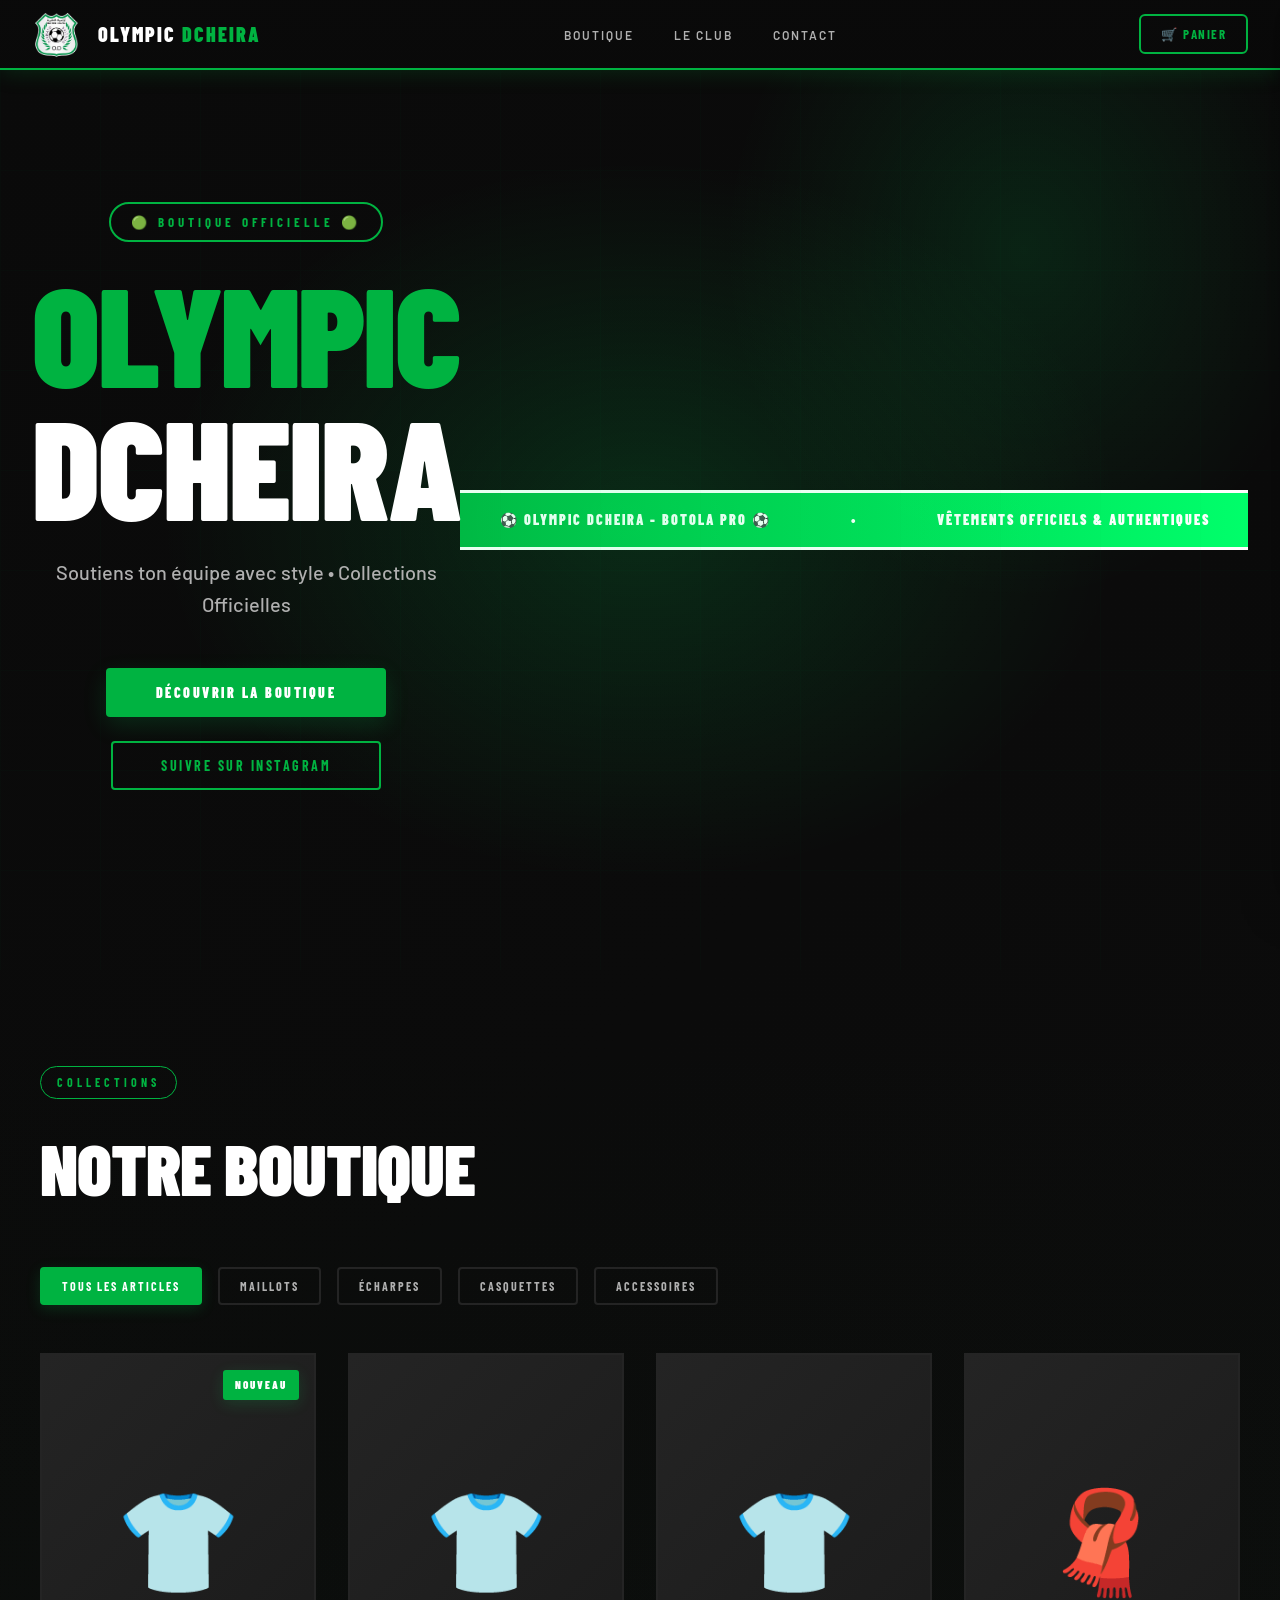
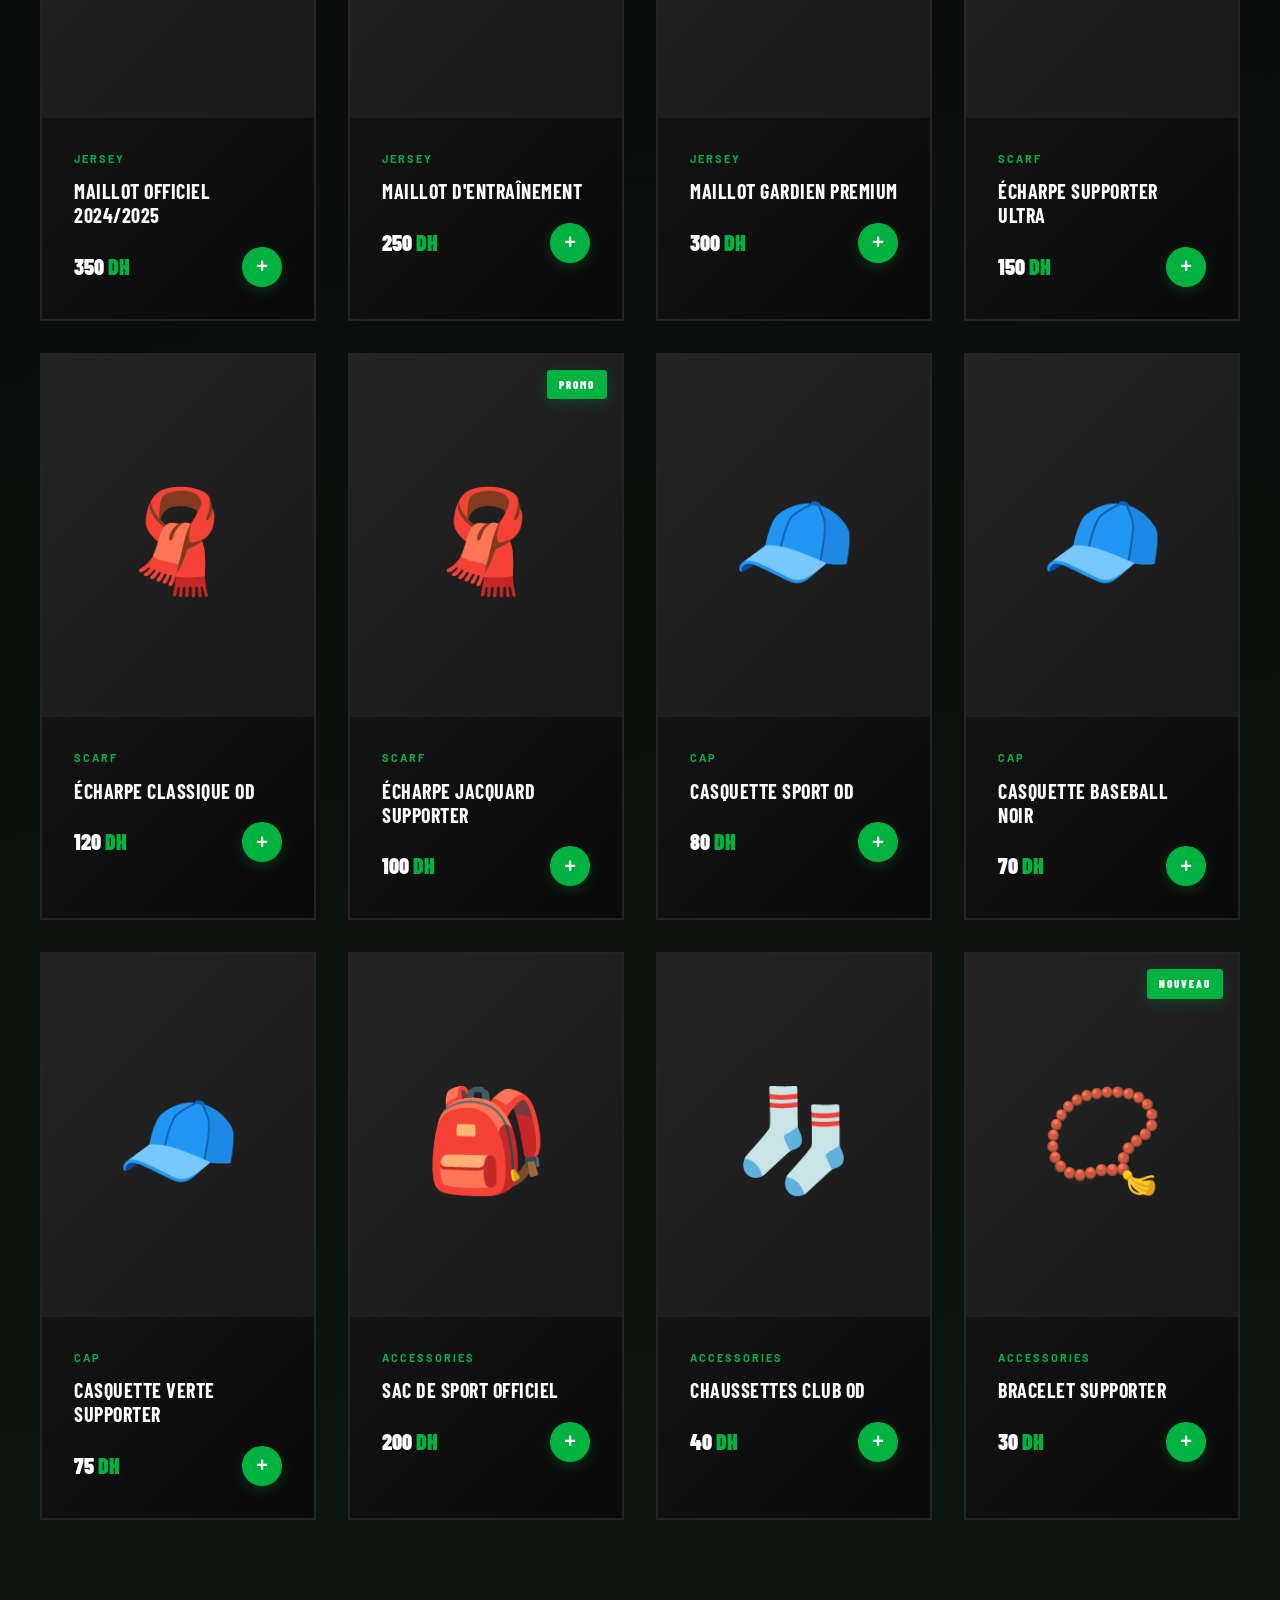
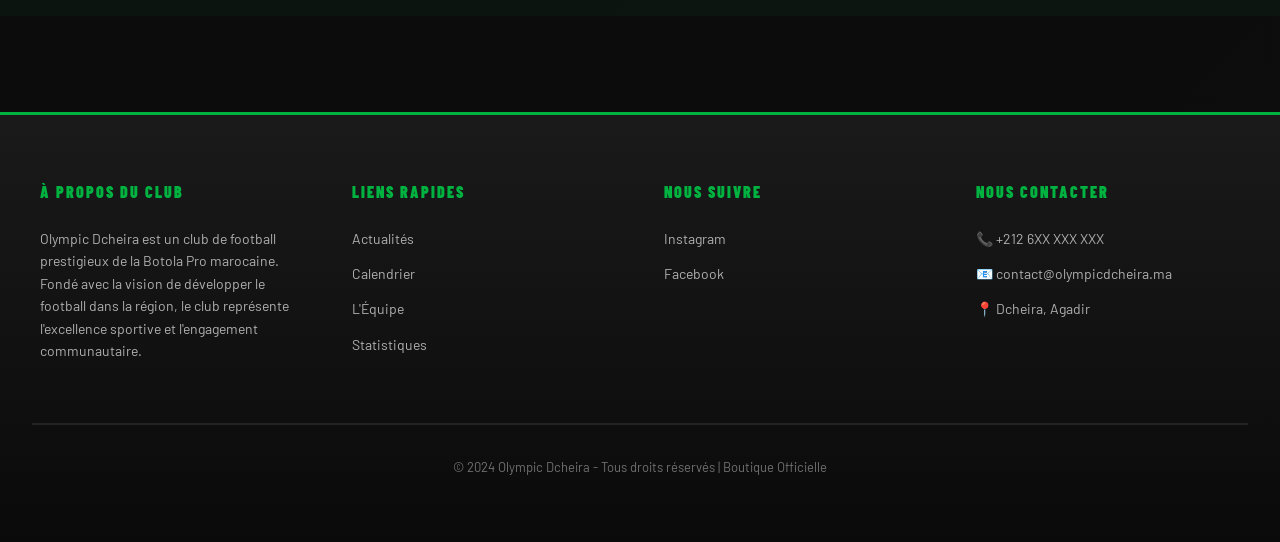
<file: olympic-dcheira-store-fr.html>
<!DOCTYPE html>
<html lang="fr">
<head>
  <meta charset="UTF-8" />
  <meta name="viewport" content="width=device-width, initial-scale=1.0" />
  <title>Olympic Dcheira | Boutique Officielle</title>
  <link href="https://fonts.googleapis.com/css2?family=Barlow+Condensed:wght@400;700;900&family=Barlow:wght@400;500;600;700&display=swap" rel="stylesheet" />
  <style>
    * { box-sizing: border-box; margin: 0; padding: 0; }

    :root {
      --vert: #00B341;
      --vert-fonce: #008f33;
      --vert-clair: #00ff6622;
      --blanc: #ffffff;
      --blanc-casse: #f5f5f0;
      --gris-fonce: #1a1a1a;
      --gris-sombre: #0a0a0a;
      --gris-surface: #242424;
      --gris-text: #b0b0b0;
      --gris-light: #707070;
      --border: #ffffff15;
    }

    html { scroll-behavior: smooth; }

    body {
      background: linear-gradient(135deg, var(--gris-sombre) 0%, #0d0d0d 100%);
      color: var(--blanc);
      font-family: 'Barlow', sans-serif;
      line-height: 1.6;
    }

    /* ScrollBar */
    ::-webkit-scrollbar { width: 8px; }
    ::-webkit-scrollbar-track { background: var(--gris-sombre); }
    ::-webkit-scrollbar-thumb { background: var(--vert); border-radius: 4px; }
    ::-webkit-scrollbar-thumb:hover { background: var(--vert-fonce); }

    /* NavBar */
    nav {
      position: fixed;
      top: 0;
      left: 0;
      right: 0;
      z-index: 100;
      display: flex;
      align-items: center;
      justify-content: space-between;
      padding: 0 2rem;
      height: 70px;
      background: linear-gradient(180deg, rgba(10, 10, 10, 0.98) 0%, rgba(10, 10, 10, 0.95) 100%);
      backdrop-filter: blur(10px);
      border-bottom: 2px solid var(--vert);
      box-shadow: 0 4px 20px rgba(0, 179, 65, 0.15);
    }

    .nav-brand {
      display: flex;
      align-items: center;
      gap: 1rem;
      text-decoration: none;
    }

    .nav-logo {
     width: 50px;
     height: 50px;
     display: flex;
     align-items: center;
     flex-shrink: 0;
     overflow: hidden;
    }
    
    .nav-logo img{
      width: 100%;
      height: 100%;
      object-fit: contain;
      display: block;
    }

    .nav-text {
      font-family: 'Barlow Condensed', sans-serif;
      font-weight: 900;
      font-size: 20px;
      letter-spacing: 2px;
      text-transform: uppercase;
      color: var(--blanc);
    }

    .nav-text span { color: var(--vert); }

    .nav-links {
      display: flex;
      gap: 2.5rem;
      list-style: none;
    }

    .nav-links a {
      text-decoration: none;
      color: var(--gris-text);
      font-size: 12px;
      font-weight: 600;
      letter-spacing: 2px;
      text-transform: uppercase;
      transition: all 0.3s;
      position: relative;
    }

    .nav-links a::after {
      content: '';
      position: absolute;
      bottom: -5px;
      left: 0;
      width: 0;
      height: 2px;
      background: var(--vert);
      transition: width 0.3s;
    }

    .nav-links a:hover {
      color: var(--vert);
    }

    .nav-links a:hover::after {
      width: 100%;
    }

    .nav-right {
      display: flex;
      align-items: center;
      gap: 1.5rem;
    }

    .cart-btn {
      position: relative;
      background: none;
      border: 2px solid var(--vert);
      color: var(--vert);
      padding: 10px 20px;
      border-radius: 6px;
      cursor: pointer;
      font-family: 'Barlow Condensed', sans-serif;
      font-weight: 700;
      font-size: 13px;
      letter-spacing: 1.5px;
      text-transform: uppercase;
      transition: all 0.3s;
      display: flex;
      align-items: center;
      gap: 0.7rem;
    }

    .cart-btn:hover {
      background: var(--vert-clair);
      box-shadow: 0 4px 15px var(--vert-clair);
      transform: translateY(-2px);
    }

    .cart-count {
      position: absolute;
      top: -10px;
      right: -10px;
      background: var(--vert);
      color: var(--blanc);
      width: 24px;
      height: 24px;
      border-radius: 50%;
      display: none;
      align-items: center;
      justify-content: center;
      font-size: 11px;
      font-weight: 900;
      border: 2px solid var(--gris-sombre);
    }

    .cart-count.show { display: flex; }

    /* Hero */
    .hero {
      min-height: 100vh;
      display: flex;
      align-items: center;
      justify-content: center;
      position: relative;
      overflow: hidden;
      margin-top: 70px;
      padding: 4rem 2rem;
    }

    .hero::before {
      content: '';
      position: absolute;
      inset: 0;
      background: 
        radial-gradient(ellipse 800px 600px at 50% 50%, var(--vert-clair) 0%, transparent 60%),
        radial-gradient(ellipse 600px 700px at 80% 20%, rgba(0, 255, 107, 0.1) 0%, transparent 50%);
      animation: gradientMove 8s ease-in-out infinite;
    }

    @keyframes gradientMove {
      0%, 100% { opacity: 0.4; }
      50% { opacity: 0.8; }
    }

    .hero::after {
      content: '';
      position: absolute;
      inset: 0;
      background-image: 
        linear-gradient(90deg, var(--vert) 1px, transparent 1px),
        linear-gradient(var(--vert) 1px, transparent 1px);
      background-size: 100px 100px;
      opacity: 0.02;
    }

    .hero-content {
      position: relative;
      z-index: 2;
      max-width: 1000px;
      text-align: center;
      animation: fadeInUp 0.8s ease-out;
    }

    @keyframes fadeInUp {
      from { opacity: 0; transform: translateY(40px); }
      to { opacity: 1; transform: translateY(0); }
    }

    .hero-tag {
      font-family: 'Barlow Condensed', sans-serif;
      font-size: 13px;
      font-weight: 700;
      letter-spacing: 4px;
      text-transform: uppercase;
      color: var(--vert);
      margin-bottom: 1.5rem;
      display: inline-block;
      padding: 8px 20px;
      border: 2px solid var(--vert);
      border-radius: 50px;
    }

    .hero-title {
      font-family: 'Barlow Condensed', sans-serif;
      font-size: clamp(56px, 12vw, 140px);
      font-weight: 900;
      line-height: 0.95;
      text-transform: uppercase;
      letter-spacing: -2px;
      margin-bottom: 1.5rem;
    }

    .hero-title .vert { color: var(--vert); }
    .hero-title .blanc { color: var(--blanc); }

    .hero-subtitle {
      font-size: 20px;
      color: var(--gris-text);
      margin-bottom: 3rem;
      font-weight: 500;
      max-width: 600px;
      margin-left: auto;
      margin-right: auto;
    }

    .hero-buttons {
      display: flex;
      gap: 1.5rem;
      justify-content: center;
      flex-wrap: wrap;
      margin-bottom: 3rem;
    }

    .btn-primary {
      background: var(--vert);
      color: var(--blanc);
      border: none;
      padding: 16px 50px;
      font-family: 'Barlow Condensed', sans-serif;
      font-weight: 900;
      font-size: 14px;
      letter-spacing: 2.5px;
      text-transform: uppercase;
      cursor: pointer;
      transition: all 0.3s;
      position: relative;
      overflow: hidden;
      border-radius: 4px;
      box-shadow: 0 8px 25px var(--vert-clair);
    }

    .btn-primary::before {
      content: '';
      position: absolute;
      top: 0;
      left: -100%;
      width: 100%;
      height: 100%;
      background: var(--blanc);
      transition: left 0.3s;
      z-index: -1;
    }

    .btn-primary:hover {
      color: var(--vert);
      transform: translateY(-3px);
      box-shadow: 0 12px 35px var(--vert-clair);
    }

    .btn-primary:hover::before {
      left: 0;
    }

    .btn-secondary {
      background: transparent;
      color: var(--vert);
      border: 2px solid var(--vert);
      padding: 14px 48px;
      font-family: 'Barlow Condensed', sans-serif;
      font-weight: 700;
      font-size: 14px;
      letter-spacing: 2.5px;
      text-transform: uppercase;
      cursor: pointer;
      transition: all 0.3s;
      border-radius: 4px;
    }

    .btn-secondary:hover {
      background: var(--vert-clair);
      transform: translateY(-3px);
    }

    /* TICKER */
    .ticker {
      background: linear-gradient(90deg, var(--vert) 0%, #00ff6b 100%);
      color: var(--blanc);
      padding: 1rem 0;
      overflow: hidden;
      margin: 4rem 0;
      border-top: 3px solid var(--blanc);
      border-bottom: 3px solid var(--blanc);
      font-weight: 700;
    }

    .ticker-inner {
      display: flex;
      gap: 0;
      animation: scroll 20s linear infinite;
      white-space: nowrap;
    }

    @keyframes scroll {
      0% { transform: translateX(0); }
      100% { transform: translateX(-50%); }
    }

    .ticker-item {
      font-family: 'Barlow Condensed', sans-serif;
      font-weight: 900;
      font-size: 14px;
      letter-spacing: 2px;
      text-transform: uppercase;
      padding: 0 2.5rem;
      flex-shrink: 0;
    }

    /* STORE SECTION */
    .store {
      padding: 6rem 2rem;
      background: linear-gradient(180deg, transparent 0%, rgba(0, 179, 65, 0.05) 100%);
    }

    .section-header {
      max-width: 1200px;
      margin: 0 auto 4rem;
    }

    .section-tag {
      font-family: 'Barlow Condensed', sans-serif;
      font-size: 12px;
      font-weight: 700;
      letter-spacing: 4px;
      text-transform: uppercase;
      color: var(--vert);
      margin-bottom: 1rem;
      display: inline-block;
      padding: 6px 16px;
      border: 1px solid var(--vert);
      border-radius: 50px;
    }

    .section-title {
      font-family: 'Barlow Condensed', sans-serif;
      font-size: clamp(40px, 7vw, 72px);
      font-weight: 900;
      text-transform: uppercase;
      line-height: 1;
      letter-spacing: -1px;
      margin-top: 1rem;
    }

    .filters {
      max-width: 1200px;
      margin: 0 auto 3rem;
      display: flex;
      gap: 1rem;
      flex-wrap: wrap;
    }

    .filter-btn {
      background: none;
      border: 2px solid var(--gris-surface);
      color: var(--gris-text);
      padding: 10px 20px;
      font-family: 'Barlow Condensed', sans-serif;
      font-weight: 700;
      font-size: 12px;
      letter-spacing: 2px;
      text-transform: uppercase;
      cursor: pointer;
      transition: all 0.3s;
      border-radius: 4px;
    }

    .filter-btn:hover {
      border-color: var(--vert);
      color: var(--vert);
    }

    .filter-btn.active {
      background: var(--vert);
      border-color: var(--vert);
      color: var(--blanc);
      box-shadow: 0 4px 15px var(--vert-clair);
    }

    .products-grid {
      max-width: 1200px;
      margin: 0 auto;
      display: grid;
      grid-template-columns: repeat(auto-fill, minmax(260px, 1fr));
      gap: 2rem;
    }

    .product-card {
      background: linear-gradient(135deg, var(--gris-fonce) 0%, var(--gris-sombre) 100%);
      border: 2px solid var(--gris-surface);
      overflow: hidden;
      cursor: pointer;
      transition: all 0.4s cubic-bezier(0.4, 0, 0.2, 1);
      position: relative;
    }

    .product-card:hover {
      border-color: var(--vert);
      transform: translateY(-8px);
      box-shadow: 0 20px 50px var(--vert-clair);
    }

    .product-image {
      width: 100%;
      aspect-ratio: 3/4;
      background: linear-gradient(135deg, var(--gris-surface) 0%, var(--gris-fonce) 100%);
      display: flex;
      align-items: center;
      justify-content: center;
      font-size: 100px;
      position: relative;
      overflow: hidden;
    }

    .product-image::before {
      content: '';
      position: absolute;
      inset: 0;
      background: linear-gradient(135deg, transparent 0%, var(--vert-clair) 100%);
      opacity: 0;
      transition: opacity 0.4s;
    }

    .product-card:hover .product-image::before { opacity: 1; }

    .product-badge {
      position: absolute;
      top: 15px;
      right: 15px;
      background: var(--vert);
      color: var(--blanc);
      font-family: 'Barlow Condensed', sans-serif;
      font-weight: 900;
      font-size: 11px;
      letter-spacing: 2px;
      text-transform: uppercase;
      padding: 6px 12px;
      z-index: 2;
      border-radius: 3px;
      box-shadow: 0 4px 15px var(--vert-clair);
    }

    .product-info {
      padding: 2rem;
    }

    .product-category {
      font-size: 11px;
      letter-spacing: 2px;
      text-transform: uppercase;
      color: var(--vert);
      font-weight: 700;
      margin-bottom: 0.75rem;
    }

    .product-name {
      font-family: 'Barlow Condensed', sans-serif;
      font-size: 20px;
      font-weight: 700;
      text-transform: uppercase;
      margin-bottom: 1.2rem;
      letter-spacing: 0.5px;
      line-height: 1.2;
    }

    .product-footer {
      display: flex;
      justify-content: space-between;
      align-items: center;
    }

    .product-price {
      font-family: 'Barlow Condensed', sans-serif;
      font-size: 22px;
      font-weight: 900;
    }

    .product-price .vert { color: var(--vert); }

    .add-to-cart {
      background: var(--vert);
      color: var(--blanc);
      border: none;
      width: 40px;
      height: 40px;
      border-radius: 50%;
      display: flex;
      align-items: center;
      justify-content: center;
      cursor: pointer;
      font-weight: 900;
      font-size: 20px;
      transition: all 0.3s;
      box-shadow: 0 4px 15px var(--vert-clair);
    }

    .add-to-cart:hover {
      background: var(--blanc);
      color: var(--vert);
      transform: scale(1.2);
    }

    /* CART SIDEBAR */
    .cart-overlay {
      position: fixed;
      inset: 0;
      background: rgba(0, 0, 0, 0.8);
      z-index: 200;
      opacity: 0;
      pointer-events: none;
      transition: opacity 0.3s;
      backdrop-filter: blur(5px);
    }

    .cart-overlay.open {
      opacity: 1;
      pointer-events: all;
    }

    .cart-sidebar {
      position: fixed;
      top: 0;
      right: -420px;
      bottom: 0;
      width: 400px;
      background: linear-gradient(180deg, var(--gris-fonce) 0%, var(--gris-sombre) 100%);
      z-index: 201;
      display: flex;
      flex-direction: column;
      border-left: 3px solid var(--vert);
      transition: right 0.4s cubic-bezier(0.4, 0, 0.2, 1);
      box-shadow: -10px 0 40px rgba(0, 0, 0, 0.5);
    }

    .cart-sidebar.open { right: 0; }

    .cart-header {
      display: flex;
      justify-content: space-between;
      align-items: center;
      padding: 2rem;
      border-bottom: 2px solid var(--vert);
    }

    .cart-header h2 {
      font-family: 'Barlow Condensed', sans-serif;
      font-size: 22px;
      font-weight: 900;
      text-transform: uppercase;
      letter-spacing: 2px;
    }

    .cart-close {
      background: none;
      border: none;
      color: var(--vert);
      font-size: 28px;
      cursor: pointer;
      transition: all 0.2s;
      font-weight: 700;
    }

    .cart-close:hover { color: var(--blanc); transform: scale(1.2); }

    .cart-items {
      flex: 1;
      overflow-y: auto;
      padding: 1rem;
    }

    .cart-item {
      display: flex;
      gap: 1.2rem;
      padding: 1.2rem;
      border-bottom: 1px solid var(--gris-surface);
      animation: slideIn 0.3s ease-out;
    }

    @keyframes slideIn {
      from { opacity: 0; transform: translateX(20px); }
      to { opacity: 1; transform: translateX(0); }
    }

    .cart-item-image {
      width: 90px;
      height: 120px;
      background: linear-gradient(135deg, var(--gris-surface) 0%, var(--gris-fonce) 100%);
      display: flex;
      align-items: center;
      justify-content: center;
      font-size: 50px;
      flex-shrink: 0;
      border-radius: 6px;
      border: 2px solid var(--vert);
    }

    .cart-item-details {
      flex: 1;
    }

    .cart-item-name {
      font-weight: 700;
      font-size: 15px;
      margin-bottom: 0.6rem;
      line-height: 1.3;
    }

    .cart-item-price {
      color: var(--vert);
      font-weight: 900;
      margin-bottom: 0.8rem;
      font-size: 14px;
      font-family: 'Barlow Condensed', sans-serif;
    }

    .cart-item-qty {
      display: flex;
      gap: 0.3rem;
      align-items: center;
      border: 2px solid var(--gris-surface);
      width: fit-content;
      border-radius: 4px;
      background: var(--gris-sombre);
    }

    .qty-btn {
      background: none;
      border: none;
      color: var(--vert);
      width: 32px;
      height: 32px;
      cursor: pointer;
      font-weight: 900;
      transition: all 0.2s;
      font-size: 16px;
    }

    .qty-btn:hover { color: var(--blanc); background: var(--vert); }

    .qty-display {
      padding: 0 10px;
      font-weight: 700;
      font-size: 14px;
      min-width: 25px;
      text-align: center;
    }

    .remove-item {
      margin-top: 0.6rem;
      background: none;
      border: none;
      color: #ff6b6b;
      font-size: 12px;
      cursor: pointer;
      text-decoration: underline;
      transition: color 0.2s;
      font-weight: 600;
    }

    .remove-item:hover { color: #ff8787; }

    .cart-empty {
      display: flex;
      flex-direction: column;
      align-items: center;
      justify-content: center;
      height: 350px;
      color: var(--gris-light);
      text-align: center;
    }

    .cart-empty-icon { font-size: 60px; margin-bottom: 1rem; opacity: 0.6; }

    .cart-empty p { font-size: 16px; }

    .cart-footer {
      padding: 2rem;
      border-top: 2px solid var(--vert);
      background: linear-gradient(180deg, transparent 0%, var(--vert-clair) 100%);
    }

    .cart-total {
      display: flex;
      justify-content: space-between;
      margin-bottom: 2rem;
      align-items: center;
    }

    .cart-total-label {
      font-family: 'Barlow Condensed', sans-serif;
      font-weight: 700;
      text-transform: uppercase;
      letter-spacing: 1.5px;
      font-size: 14px;
    }

    .cart-total-amount {
      font-family: 'Barlow Condensed', sans-serif;
      font-size: 28px;
      font-weight: 900;
      color: var(--vert);
    }

    .checkout-btn {
      width: 100%;
      background: linear-gradient(90deg, var(--vert) 0%, #00ff6b 100%);
      color: var(--blanc);
      border: none;
      padding: 16px;
      font-family: 'Barlow Condensed', sans-serif;
      font-weight: 900;
      font-size: 14px;
      letter-spacing: 2px;
      text-transform: uppercase;
      cursor: pointer;
      transition: all 0.3s;
      border-radius: 6px;
      box-shadow: 0 8px 20px var(--vert-clair);
    }

    .checkout-btn:hover {
      transform: translateY(-2px);
      box-shadow: 0 12px 30px var(--vert-clair);
    }

    /* FOOTER */
    footer {
      background: linear-gradient(180deg, var(--gris-fonce) 0%, var(--gris-sombre) 100%);
      border-top: 3px solid var(--vert);
      padding: 4rem 2rem;
      margin-top: 6rem;
    }

    .footer-content {
      max-width: 1200px;
      margin: 0 auto;
      display: grid;
      grid-template-columns: repeat(auto-fit, minmax(260px, 1fr));
      gap: 3rem;
      margin-bottom: 3rem;
    }

    .footer-col h3 {
      font-family: 'Barlow Condensed', sans-serif;
      font-weight: 900;
      text-transform: uppercase;
      letter-spacing: 2px;
      margin-bottom: 1.5rem;
      color: var(--vert);
      font-size: 16px;
    }

    .footer-col p, .footer-col li {
      color: var(--gris-text);
      font-size: 14px;
      margin-bottom: 0.8rem;
      line-height: 1.6;
    }

    .footer-col ul { list-style: none; }

    .footer-col a {
      color: var(--gris-text);
      text-decoration: none;
      transition: all 0.3s;
    }

    .footer-col a:hover { color: var(--vert); text-decoration: underline; }

    .footer-bottom {
      border-top: 2px solid var(--gris-surface);
      padding-top: 2rem;
      text-align: center;
      color: var(--gris-light);
      font-size: 13px;
    }

    /* RESPONSIVE */
    @media (max-width: 768px) {
      nav { padding: 0 1rem; }
      .nav-links { display: none; }
      .hero { margin-top: 70px; padding: 2rem 1rem; }
      .products-grid { grid-template-columns: repeat(auto-fill, minmax(180px, 1fr)); gap: 1.5rem; }
      .cart-sidebar { width: 100%; right: -100%; }
      .ticker-item { padding: 0 1rem; font-size: 11px; }
      .section-title { font-size: clamp(32px, 6vw, 48px); }
    }
  </style>
</head>
<body>
  <!-- NavBar -->
  <nav>
    <a href="#" class="nav-brand">
      <div class="nav-logo">
        <img src="Olympique_dcheira_logo-removebg-preview.png" alt="Olympic Dcheira Logo">
      </div>
      <div class="nav-text">Olympic <span>Dcheira</span></div>
    </a>
    <ul class="nav-links">
      <li><a href="#store">Boutique</a></li>
      <li><a href="#about">Le Club</a></li>
      <li><a href="#contact">Contact</a></li>
    </ul>
    <div class="nav-right">
      <button class="cart-btn" onclick="toggleCart()">
        🛒 Panier
        <span class="cart-count" id="cartCount">0</span>
      </button>
    </div>
  </nav>

  <!-- HERO -->
  <section class="hero">
    <div class="hero-content">
      <div class="hero-tag">🟢 Boutique Officielle 🟢</div>
      <h1 class="hero-title"><span class="vert">Olympic</span> <span class="blanc">Dcheira</span></h1>
      <p class="hero-subtitle">Soutiens ton équipe avec style • Collections Officielles</p>
      <div class="hero-buttons">
        <button class="btn-primary" onclick="scrollToStore()">DÉCOUVRIR LA BOUTIQUE</button>
        <button class="btn-secondary" onclick="visitInstagram()">Suivre sur Instagram</button>
      </div>
    </div>

    <div class="ticker">
      <div class="ticker-inner">
        <span class="ticker-item">⚽ OLYMPIC DCHEIRA - BOTOLA PRO ⚽</span>
        <span class="ticker-item">•</span>
        <span class="ticker-item">VÊTEMENTS OFFICIELS & AUTHENTIQUES</span>
        <span class="ticker-item">•</span>
        <span class="ticker-item">QUALITÉ PREMIUM • PRIX COMPÉTITIFS</span>
        <span class="ticker-item">•</span>
        <span class="ticker-item">SOUTIENS TON CLUB AVEC STYLE</span>
        <span class="ticker-item">•</span>
        <span class="ticker-item">⚽ OLYMPIC DCHEIRA - BOTOLA PRO ⚽</span>
      </div>
    </div>
  </section>

  <!-- STORE -->
  <section class="store" id="store">
    <div class="section-header">
      <div class="section-tag">Collections</div>
      <h2 class="section-title">Notre Boutique</h2>
    </div>

    <div class="filters">
      <button class="filter-btn active" onclick="filterProducts('all')">Tous les Articles</button>
      <button class="filter-btn" onclick="filterProducts('jersey')">Maillots</button>
      <button class="filter-btn" onclick="filterProducts('scarf')">Écharpes</button>
      <button class="filter-btn" onclick="filterProducts('cap')">Casquettes</button>
      <button class="filter-btn" onclick="filterProducts('accessories')">Accessoires</button>
    </div>

    <div class="products-grid" id="productsGrid"></div>
  </section>

  <!-- CART SIDEBAR -->
  <div class="cart-overlay" id="cartOverlay" onclick="toggleCart()"></div>
  <div class="cart-sidebar" id="cartSidebar">
    <div class="cart-header">
      <h2>Mon Panier</h2>
      <button class="cart-close" onclick="toggleCart()">✕</button>
    </div>
    <div class="cart-items" id="cartItems">
      <div class="cart-empty">
        <div class="cart-empty-icon">🛒</div>
        <p>Votre panier est vide</p>
      </div>
    </div>
    <div class="cart-footer">
      <div class="cart-total">
        <span class="cart-total-label">Total:</span>
        <span class="cart-total-amount" id="cartTotal">0 DH</span>
      </div>
      <button class="checkout-btn">Procéder au Paiement</button>
    </div>
  </div>

  <!-- FOOTER -->
  <footer>
    <div class="footer-content">
      <div class="footer-col">
        <h3>À Propos du Club</h3>
        <p>Olympic Dcheira est un club de football prestigieux de la Botola Pro marocaine. Fondé avec la vision de développer le football dans la région, le club représente l'excellence sportive et l'engagement communautaire.</p>
      </div>
      <div class="footer-col">
        <h3>Liens Rapides</h3>
        <ul>
          <li><a href="#">Actualités</a></li>
          <li><a href="#">Calendrier</a></li>
          <li><a href="#">L'Équipe</a></li>
          <li><a href="#">Statistiques</a></li>
        </ul>
      </div>
      <div class="footer-col">
        <h3>Nous Suivre</h3>
        <ul>
          <li><a href="https://www.instagram.com/olympic_dcheira_store/">Instagram</a></li>
          <li><a href="https://www.facebook.com/odstore62?locale=fr_FR">Facebook</a></li>
        </ul>
      </div>
      <div class="footer-col">
        <h3>Nous Contacter</h3>
        <p>📞 +212 6XX XXX XXX</p>
        <p>📧 contact@olympicdcheira.ma</p>
        <p>📍 Dcheira, Agadir</p>
      </div>
    </div>
    <div class="footer-bottom">
      <p>&copy; 2024 Olympic Dcheira - Tous droits réservés | Boutique Officielle</p>
    </div>
  </footer>

  <script>
    const products = [
      { id: 1, name: 'Maillot Officiel 2024/2025', category: 'jersey', price: 350, emoji: '👕', badge: 'Nouveau' },
      { id: 2, name: 'Maillot d\'Entraînement', category: 'jersey', price: 250, emoji: '👕' },
      { id: 3, name: 'Maillot Gardien Premium', category: 'jersey', price: 300, emoji: '👕' },
      { id: 4, name: 'Écharpe Supporter Ultra', category: 'scarf', price: 150, emoji: '🧣' },
      { id: 5, name: 'Écharpe Classique OD', category: 'scarf', price: 120, emoji: '🧣' },
      { id: 6, name: 'Écharpe Jacquard Supporter', category: 'scarf', price: 100, emoji: '🧣', badge: 'Promo' },
      { id: 7, name: 'Casquette Sport OD', category: 'cap', price: 80, emoji: '🧢' },
      { id: 8, name: 'Casquette Baseball Noir', category: 'cap', price: 70, emoji: '🧢' },
      { id: 9, name: 'Casquette Verte Supporter', category: 'cap', price: 75, emoji: '🧢' },
      { id: 10, name: 'Sac de Sport Officiel', category: 'accessories', price: 200, emoji: '🎒' },
      { id: 11, name: 'Chaussettes Club OD', category: 'accessories', price: 40, emoji: '🧦' },
      { id: 12, name: 'Bracelet Supporter', category: 'accessories', price: 30, emoji: '📿', badge: 'Nouveau' },
    ];

    let cart = [];
    let currentFilter = 'all';

    function initProducts() {
      renderProducts(products);
    }

    function renderProducts(productsToShow) {
      const grid = document.getElementById('productsGrid');
      grid.innerHTML = '';

      productsToShow.forEach(product => {
        const card = document.createElement('div');
        card.className = 'product-card';
        card.innerHTML = `
          <div class="product-image">
            ${product.emoji}
            ${product.badge ? `<div class="product-badge">${product.badge}</div>` : ''}
          </div>
          <div class="product-info">
            <div class="product-category">${product.category}</div>
            <div class="product-name">${product.name}</div>
            <div class="product-footer">
              <div class="product-price">${product.price}<span class="vert"> DH</span></div>
              <button class="add-to-cart" onclick="addToCart(${product.id})">+</button>
            </div>
          </div>
        `;
        grid.appendChild(card);
      });
    }

    function filterProducts(category) {
      currentFilter = category;
      document.querySelectorAll('.filter-btn').forEach(btn => btn.classList.remove('active'));
      event.target.classList.add('active');

      if (category === 'all') {
        renderProducts(products);
      } else {
        renderProducts(products.filter(p => p.category === category));
      }
    }

    function addToCart(productId) {
      const product = products.find(p => p.id === productId);
      const existingItem = cart.find(item => item.id === productId);

      if (existingItem) {
        existingItem.quantity++;
      } else {
        cart.push({ ...product, quantity: 1 });
      }

      updateCart();
      showNotification('Article ajouté au panier ✓');
    }

    function updateCart() {
      updateCartCount();
      renderCartItems();
      updateCartTotal();
    }

    function updateCartCount() {
      const count = cart.reduce((sum, item) => sum + item.quantity, 0);
      const countElement = document.getElementById('cartCount');
      countElement.textContent = count;
      if (count > 0) {
        countElement.classList.add('show');
      } else {
        countElement.classList.remove('show');
      }
    }

    function renderCartItems() {
      const cartItemsContainer = document.getElementById('cartItems');

      if (cart.length === 0) {
        cartItemsContainer.innerHTML = `
          <div class="cart-empty">
            <div class="cart-empty-icon">🛒</div>
            <p>Votre panier est vide</p>
          </div>
        `;
        return;
      }

      cartItemsContainer.innerHTML = cart.map(item => `
        <div class="cart-item">
          <div class="cart-item-image">${item.emoji}</div>
          <div class="cart-item-details">
            <div class="cart-item-name">${item.name}</div>
            <div class="cart-item-price">${item.price} DH</div>
            <div class="cart-item-qty">
              <button class="qty-btn" onclick="updateQuantity(${item.id}, -1)">−</button>
              <div class="qty-display">${item.quantity}</div>
              <button class="qty-btn" onclick="updateQuantity(${item.id}, 1)">+</button>
            </div>
            <button class="remove-item" onclick="removeFromCart(${item.id})">Supprimer</button>
          </div>
        </div>
      `).join('');
    }

    function updateQuantity(productId, change) {
      const item = cart.find(item => item.id === productId);
      if (item) {
        item.quantity += change;
        if (item.quantity <= 0) {
          removeFromCart(productId);
        } else {
          updateCart();
        }
      }
    }

    function removeFromCart(productId) {
      cart = cart.filter(item => item.id !== productId);
      updateCart();
    }

    function updateCartTotal() {
      const total = cart.reduce((sum, item) => sum + (item.price * item.quantity), 0);
      document.getElementById('cartTotal').textContent = `${total} DH`;
    }

    function toggleCart() {
      document.getElementById('cartSidebar').classList.toggle('open');
      document.getElementById('cartOverlay').classList.toggle('open');
    }

    function scrollToStore() {
      document.getElementById('store').scrollIntoView({ behavior: 'smooth' });
    }

    function visitInstagram() {
      window.open('https://www.instagram.com/olympic_dcheira_store/','_blank');
    }

    function showNotification(message) {
      const notification = document.createElement('div');
      notification.style.cssText = `
        position: fixed;
        bottom: 2rem;
        left: 2rem;
        background: linear-gradient(90deg, var(--vert), #00ff6b);
        color: var(--blanc);
        padding: 1rem 1.5rem;
        border-radius: 6px;
        font-weight: 700;
        z-index: 300;
        animation: slideInUp 0.3s ease-out;
        box-shadow: 0 8px 25px var(--vert-clair);
        letter-spacing: 1px;
        font-family: 'Barlow Condensed', sans-serif;
      `;
      notification.textContent = message;
      document.body.appendChild(notification);

      setTimeout(() => {
        notification.style.animation = 'slideOutDown 0.3s ease-out';
        setTimeout(() => notification.remove(), 300);
      }, 2500);
    }

    // Initialize
    initProducts();
  </script>
</body>
</html>
</file>
<file: assets/css/style.css>
/* 
  Olympic Dcheira - Global Styles
  Maintained for a premium sports store experience.
*/

:root {
  --vert: #00B341;
  --vert-fonce: #008f33;
  --vert-clair: #00ff6622;
  --blanc: #ffffff;
  --blanc-casse: #f5f5f0;
  --gris-fonce: #1a1a1a;
  --gris-sombre: #0a0a0a;
  --gris-surface: #242424;
  --gris-text: #b0b0b0;
  --gris-light: #707070;
  --border: #ffffff15;
}

* { 
  box-sizing: border-box; 
  margin: 0; 
  padding: 0; 
}

html { 
  scroll-behavior: smooth; 
}

body {
  background: linear-gradient(135deg, var(--gris-sombre) 0%, #0d0d0d 100%);
  color: var(--blanc);
  font-family: 'Barlow', sans-serif;
  line-height: 1.6;
  min-height: 100vh;
}

/* ScrollBar */
::-webkit-scrollbar { width: 8px; }
::-webkit-scrollbar-track { background: var(--gris-sombre); }
::-webkit-scrollbar-thumb { background: var(--vert); border-radius: 4px; }
::-webkit-scrollbar-thumb:hover { background: var(--vert-fonce); }

.main {
  max-width: 1200px;
  margin: 0 auto;
  padding: 4rem 2rem;
}

/* --- NAVIGATION --- */
nav {
  position: fixed;
  top: 15px;
  left: 50%;
  transform: translateX(-50%);
  width: 95%;
  max-width: 1240px;
  z-index: 2000;
  display: flex;
  align-items: center;
  justify-content: space-between;
  padding: 0 2rem;
  height: 75px;
  background: rgba(10, 10, 10, 0.4);
  backdrop-filter: blur(25px) saturate(180%);
  -webkit-backdrop-filter: blur(25px) saturate(180%);
  border: 1px solid rgba(255, 255, 255, 0.1);
  border-radius: 100px; /* Restored rounded style */
  box-shadow: 0 15px 35px rgba(0, 0, 0, 0.5);
  transition: all 0.4s cubic-bezier(0.23, 1, 0.32, 1);
}

nav.scrolled {
  top: 8px;
  height: 65px;
  background: rgba(10, 10, 10, 0.8);
  border: 1px solid rgba(0, 179, 65, 0.4);
}

nav.scrolled {
  top: 8px;
  height: 65px;
  background: rgba(10, 10, 10, 0.6); /* Reduced opacity on scroll */
  border: 1px solid rgba(0, 179, 65, 0.4);
}

.menu-toggle {
  display: none;
  background: none;
  border: none;
  color: var(--blanc);
  font-size: 24px;
  cursor: pointer;
  z-index: 2001;
  transition: color 0.3s;
}

.menu-toggle:hover {
  color: var(--vert);
}

.nav-brand {
  display: flex;
  align-items: center;
  gap: 1rem;
  text-decoration: none;
  animation: navLinkFade 0.6s cubic-bezier(0.4, 0, 0.2, 1) forwards;
}

.nav-logo {
  width: 50px;
  height: 50px;
  display: flex;
  align-items: center;
  flex-shrink: 0;
  position: relative;
  overflow: hidden;
}

.nav-logo img {
  width: 100%;
  height: 100%;
  object-fit: contain;
  display: block;
  transition: all 0.4s ease;
  z-index: 1;
}

/* Shine Effect */
.nav-logo::after {
  content: '';
  position: absolute;
  top: 0;
  left: -150%;
  width: 100%;
  height: 100%;
  background: linear-gradient(
    90deg,
    transparent,
    rgba(255, 255, 255, 0.4),
    transparent
  );
  transition: all 0.6s;
  transform: skewX(-20deg);
}

.nav-brand:hover .nav-logo::after {
  left: 150%;
}

.nav-brand:hover .nav-logo img {
  transform: scale(1.1);
  filter: brightness(1.1) drop-shadow(0 0 8px rgba(0, 179, 65, 0.4));
}

.nav-text {
  font-family: 'Barlow Condensed', sans-serif;
  font-weight: 900;
  font-size: 20px;
  letter-spacing: 2px;
  text-transform: uppercase;
  color: var(--blanc);
}

.nav-text span { color: var(--vert); }

.nav-links {
  display: flex;
  gap: 2rem;
  list-style: none;
  position: relative;
}

/* On supprime le fond qui glisse */
.nav-links-bg {
  display: none;
}

.nav-links li {
  position: relative;
}

.nav-links a {
  text-decoration: none;
  color: var(--gris-text);
  font-size: 13px;
  font-weight: 700;
  letter-spacing: 1.5px;
  text-transform: uppercase;
  transition: all 0.3s ease;
  padding: 5px 0;
  position: relative;
}

.nav-links a::after {
  content: '';
  position: absolute;
  bottom: -2px;
  left: 50%;
  width: 0;
  height: 3px;
  background: var(--vert);
  transition: all 0.3s ease;
  transform: translateX(-50%);
  border-radius: 2px;
}

.nav-links a:hover {
  color: var(--vert);
}

.nav-links a:hover::after, .nav-links a.active::after {
  width: 25px; /* Soulignement court et moderne */
}

.nav-links a.active {
  color: var(--vert);
}


.nav-right {
  display: flex;
  align-items: center;
  gap: 1.5rem;
  opacity: 1 !important;
}

.cart-btn {
  position: relative;
  background: rgba(0, 179, 65, 0.1);
  border: 1px solid rgba(0, 179, 65, 0.4);
  color: var(--vert);
  padding: 10px 24px;
  border-radius: 50px;
  cursor: pointer;
  font-family: 'Barlow Condensed', sans-serif;
  font-weight: 700;
  font-size: 13px;
  letter-spacing: 1.5px;
  text-transform: uppercase;
  transition: all 0.4s cubic-bezier(0.23, 1, 0.32, 1);
  display: flex;
  align-items: center;
  gap: 0.8rem;
  text-decoration: none;
  backdrop-filter: blur(4px);
}

.cart-btn:hover {
  background: var(--vert);
  color: var(--blanc);
  border-color: var(--vert);
  box-shadow: 0 10px 20px var(--vert-clair);
  transform: translateY(-2px);
}

.cart-count {
  position: absolute;
  top: -10px;
  right: -10px;
  background: var(--vert);
  color: var(--blanc);
  width: 24px;
  height: 24px;
  border-radius: 50%;
  display: none;
  align-items: center;
  justify-content: center;
  font-size: 11px;
  font-weight: 900;
  border: 2px solid var(--gris-sombre);
}

.cart-count.show { display: flex; }

.cart-count.pulse {
  animation: cartPulse 0.4s cubic-bezier(0.175, 0.885, 0.32, 1.275);
}

@keyframes cartPulse {
  0% { transform: scale(1); }
  50% { transform: scale(1.5); }
  100% { transform: scale(1); }
}

/* --- TICKER --- */
.ticker {
  background: linear-gradient(90deg, var(--vert) 0%, #00ff6b 100%);
  color: var(--blanc);
  padding: 1rem 0;
  overflow: hidden;
  border-top: 3px solid rgba(255, 255, 255, 0.3);
  border-bottom: 3px solid rgba(255, 255, 255, 0.3);
}

.ticker-inner {
  display: flex;
  width: max-content;
  animation: scrollTicker 40s linear infinite;
  white-space: nowrap;
}

@keyframes scrollTicker {
  0% { transform: translateX(0); }
  100% { transform: translateX(-50%); }
}

.ticker-item {
  font-family: 'Barlow Condensed', sans-serif;
  font-weight: 900;
  font-size: 14px;
  letter-spacing: 2px;
  text-transform: uppercase;
  padding: 0 2.5rem;
  flex-shrink: 0;
}

/* --- UI COMPONENTS --- */

/* Badges */
.badge {
  font-family: 'Barlow Condensed', sans-serif;
  font-size: 12px;
  font-weight: 700;
  letter-spacing: 4px;
  text-transform: uppercase;
  color: var(--vert);
  display: inline-block;
  padding: 6px 20px;
  border: 2px solid var(--vert);
  border-radius: 50px;
  margin-bottom: 1.5rem;
  position: relative;
  z-index: 1;
}

.badge-outline {
  border-width: 1px;
  padding: 6px 16px;
  margin-bottom: 1rem;
}

.section-badge {
  display: inline-flex;
  align-items: center;
  gap: 0.8rem;
  background: rgba(0, 179, 65, 0.08);
  border: 1px solid rgba(0, 179, 65, 0.3);
  padding: 8px 20px;
  border-radius: 50px;
  color: var(--vert);
  font-family: 'Barlow Condensed', sans-serif;
  font-weight: 700;
  font-size: 13px;
  letter-spacing: 2px;
  text-transform: uppercase;
  margin-bottom: 1.5rem;
  transition: all 0.4s cubic-bezier(0.4, 0, 0.2, 1);
  position: relative;
  overflow: hidden;
  backdrop-filter: blur(5px);
}

.section-badge i {
  font-size: 14px;
  transition: transform 0.4s;
}

.section-badge:hover {
  background: rgba(0, 179, 65, 0.15);
  border-color: var(--vert);
  transform: translateX(5px);
  box-shadow: 0 0 20px rgba(0, 179, 65, 0.2);
}

.section-badge:hover i {
  transform: scale(1.2) rotate(10deg);
}

.section-badge::before {
  content: '';
  position: absolute;
  top: 0;
  left: -100%;
  width: 50%;
  height: 100%;
  background: linear-gradient(
    90deg,
    transparent,
    rgba(255, 255, 255, 0.2),
    transparent
  );
  transition: 0.5s;
}

.section-badge:hover::before {
  left: 200%;
}

/* Typography */
.page-header {
  margin-top: 130px;
  text-align: center;
  padding: 2rem;
}
.section-title {
  font-size: clamp(32px, 5vw, 56px);
  font-weight: 900;
  text-transform: uppercase;
  line-height: 1;
  letter-spacing: -1px;
  margin-bottom: 1.5rem;
  position: relative;
  z-index: 1;
}

.section-title span, .section-title .vert { color: var(--vert); }
.section-title .blanc { color: var(--blanc); }

.title-large { font-size: clamp(48px, 10vw, 100px); letter-spacing: -2px; }
.title-xl { font-size: clamp(56px, 12vw, 140px); line-height: 0.95; }

/* Cards Base */
.premium-card {
  background: linear-gradient(135deg, var(--gris-fonce) 0%, var(--gris-sombre) 100%);
  border: 2px solid var(--gris-surface);
  border-radius: 12px;
  overflow: hidden;
  transition: all 0.4s cubic-bezier(0.4, 0, 0.2, 1);
  position: relative;
}

.premium-card:hover {
  border-color: var(--vert);
  transform: translateY(-10px);
  box-shadow: 0 20px 50px var(--vert-clair);
}

.premium-card::after {
  content: '';
  position: absolute;
  inset: 0;
  background: radial-gradient(circle at center, var(--vert-clair) 0%, transparent 70%);
  opacity: 0;
  transition: opacity 0.4s;
  pointer-events: none;
}

.premium-card:hover::after { opacity: 1; }


.btn-primary {
  background: var(--vert);
  color: var(--blanc);
  border: none;
  padding: 16px 50px;
  font-family: 'Barlow Condensed', sans-serif;
  font-weight: 900;
  font-size: 14px;
  letter-spacing: 2.5px;
  text-transform: uppercase;
  cursor: pointer;
  transition: all 0.3s;
  position: relative;
  overflow: hidden;
  border-radius: 4px;
  box-shadow: 0 8px 25px var(--vert-clair);
  text-decoration: none;
  display: inline-block;
}

.btn-primary:hover {
  background: var(--blanc);
  color: var(--vert);
  transform: translateY(-3px);
  box-shadow: 0 12px 35px var(--vert-clair);
}

.btn-secondary {
  background: transparent;
  color: var(--vert);
  border: 2px solid var(--vert);
  padding: 14px 48px;
  font-family: 'Barlow Condensed', sans-serif;
  font-weight: 700;
  font-size: 14px;
  letter-spacing: 2.5px;
  text-transform: uppercase;
  cursor: pointer;
  transition: all 0.3s;
  border-radius: 4px;
  text-decoration: none;
  display: inline-block;
}

.btn-secondary:hover {
  background: var(--vert-clair);
  transform: translateY(-3px);
}


/* --- CART SIDEBAR --- */
.cart-overlay {
  position: fixed;
  inset: 0;
  background: rgba(0, 0, 0, 0.8);
  z-index: 3000;
  opacity: 0;
  pointer-events: none;
  transition: opacity 0.3s;
  backdrop-filter: blur(5px);
}

.cart-overlay.open {
  opacity: 1;
  pointer-events: all;
}

.cart-sidebar {
  position: fixed;
  top: 0;
  right: -420px;
  bottom: 0;
  width: 400px;
  background: linear-gradient(180deg, var(--gris-fonce) 0%, var(--gris-sombre) 100%);
  z-index: 3001;
  display: flex;
  flex-direction: column;
  border-left: 3px solid var(--vert);
  transition: right 0.4s cubic-bezier(0.4, 0, 0.2, 1);
  box-shadow: -10px 0 40px rgba(0, 0, 0, 0.5);
}

.cart-header {
  padding: 2rem;
  display: flex;
  align-items: center;
  justify-content: space-between;
  border-bottom: 1px solid rgba(255, 255, 255, 0.1);
  background: rgba(0, 0, 0, 0.2);
}

.cart-header h2 {
  font-family: 'Barlow Condensed', sans-serif;
  font-size: 24px;
  text-transform: uppercase;
  color: var(--blanc);
}

.cart-close {
  background: none;
  border: none;
  color: var(--blanc);
  font-size: 24px;
  cursor: pointer;
  transition: color 0.3s;
}

.cart-close:hover {
  color: var(--vert);
}

.cart-sidebar.open { right: 0; }

.cart-header {
  display: flex;
  justify-content: space-between;
  align-items: center;
  padding: 2rem;
  border-bottom: 2px solid var(--vert);
}

.cart-header h2 {
  font-family: 'Barlow Condensed', sans-serif;
  font-size: 22px;
  font-weight: 900;
  text-transform: uppercase;
  letter-spacing: 2px;
}

.cart-close {
  background: none;
  border: none;
  color: var(--blanc);
  font-size: 28px;
  cursor: pointer;
  transition: all 0.2s;
  font-weight: 700;
}

.cart-close:hover { color: var(--blanc); transform: scale(1.2); }

.cart-items {
  flex: 1;
  overflow-y: auto;
  padding: 1rem;
}

.cart-item {
  display: flex;
  gap: 1.2rem;
  padding: 1.2rem;
  border-bottom: 1px solid var(--gris-surface);
  animation: slideIn 0.3s ease-out;
}

@keyframes slideIn {
  from { opacity: 0; transform: translateX(20px); }
  to { opacity: 1; transform: translateX(0); }
}

.cart-item-image {
  width: 90px;
  height: 120px;
  background: linear-gradient(135deg, var(--gris-surface) 0%, var(--gris-fonce) 100%);
  display: flex;
  align-items: center;
  justify-content: center;
  font-size: 50px;
  flex-shrink: 0;
  border-radius: 6px;
  border: 2px solid var(--vert);
}

.cart-item-details { flex: 1; }

.cart-item-name {
  font-weight: 700;
  font-size: 15px;
  margin-bottom: 0.6rem;
  line-height: 1.3;
}

.cart-item-price {
  color: var(--vert);
  font-weight: 900;
  margin-bottom: 0.8rem;
  font-size: 14px;
  font-family: 'Barlow Condensed', sans-serif;
}

.cart-item-qty {
  display: flex;
  gap: 0.3rem;
  align-items: center;
  border: 2px solid var(--gris-surface);
  width: fit-content;
  border-radius: 4px;
  background: var(--gris-sombre);
}

.qty-btn {
  background: none;
  border: none;
  color: var(--vert);
  width: 32px;
  height: 32px;
  cursor: pointer;
  font-weight: 900;
  transition: all 0.2s;
  font-size: 16px;
}

.qty-btn:hover { color: var(--blanc); background: var(--vert); }

.qty-display {
  padding: 0 10px;
  font-weight: 700;
  font-size: 14px;
  min-width: 25px;
  text-align: center;
}

.remove-item {
  margin-top: 0.6rem;
  background: none;
  border: none;
  color: #ff6b6b;
  font-size: 12px;
  cursor: pointer;
  text-decoration: underline;
  transition: color 0.2s;
  font-weight: 600;
}

.remove-item:hover { color: #ff8787; }

.cart-empty {
  display: flex;
  flex-direction: column;
  align-items: center;
  justify-content: center;
  height: 350px;
  color: var(--gris-light);
  text-align: center;
}

.cart-empty-icon { font-size: 60px; margin-bottom: 1rem; opacity: 0.6; }

.cart-footer {
  padding: 2rem;
  border-top: 2px solid var(--vert);
  background: linear-gradient(180deg, transparent 0%, var(--vert-clair) 100%);
}

.cart-total {
  display: flex;
  justify-content: space-between;
  margin-bottom: 2rem;
  align-items: center;
}

.cart-total-label {
  font-family: 'Barlow Condensed', sans-serif;
  font-weight: 700;
  text-transform: uppercase;
  letter-spacing: 1.5px;
  font-size: 14px;
}

.cart-total-amount {
  font-family: 'Barlow Condensed', sans-serif;
  font-size: 28px;
  font-weight: 900;
  color: var(--vert);
}

.checkout-btn {
  width: 100%;
  background: linear-gradient(90deg, var(--vert) 0%, #00ff6b 100%);
  color: var(--blanc);
  border: none;
  padding: 16px;
  font-family: 'Barlow Condensed', sans-serif;
  font-weight: 900;
  font-size: 14px;
  letter-spacing: 2px;
  text-transform: uppercase;
  cursor: pointer;
  transition: all 0.3s;
  border-radius: 6px;
  box-shadow: 0 8px 20px var(--vert-clair);
}

.checkout-btn:hover {
  transform: translateY(-2px);
  box-shadow: 0 12px 30px var(--vert-clair);
}

/* --- FOOTER --- */
footer {
  background: linear-gradient(180deg, var(--gris-fonce) 0%, var(--gris-sombre) 100%);
  border-top: 3px solid var(--vert);
  padding: 4rem 2rem;
  margin-top: 6rem;
}

.footer-content {
  max-width: 1200px;
  margin: 0 auto;
  display: grid;
  grid-template-columns: repeat(auto-fit, minmax(260px, 1fr));
  gap: 3rem;
  margin-bottom: 3rem;
}

.footer-col h3 {
  font-family: 'Barlow Condensed', sans-serif;
  font-weight: 900;
  text-transform: uppercase;
  letter-spacing: 2px;
  margin-bottom: 1.5rem;
  color: var(--vert);
  font-size: 16px;
}

.footer-col p, .footer-col li {
  color: var(--gris-text);
  font-size: 14px;
  margin-bottom: 0.8rem;
  line-height: 1.6;
}

.footer-col ul { list-style: none; }

.footer-col a {
  color: var(--gris-text);
  text-decoration: none;
  transition: all 0.3s;
}

.footer-col a:hover { color: var(--vert); }

.footer-bottom {
  border-top: 2px solid var(--gris-surface);
  padding-top: 2rem;
  text-align: center;
  color: var(--gris-light);
  font-size: 13px;
}

/* --- RESPONSIVE --- */
@media (max-width: 992px) {
  .nav-links { gap: 1rem; }
  .hero { flex-direction: column; text-align: center; margin-top: 100px; }
  .hero-logo-side { width: 60%; order: -1; }
}

@media (max-width: 768px) {
  nav { 
    width: 92%;
    padding: 0 1.2rem;
    height: 65px;
    top: 10px;
    border-radius: 20px;
  }

  .nav-text { font-size: 16px; }
  .nav-logo { width: 40px; height: 40px; }

  .menu-toggle { display: block; }

  .nav-links {
    position: fixed;
    top: 0;
    right: -100%;
    width: 80%;
    height: 100vh;
    background: rgba(10, 10, 10, 0.98);
    backdrop-filter: blur(20px);
    display: flex;
    flex-direction: column;
    align-items: center;
    justify-content: center;
    gap: 2.5rem;
    transition: all 0.5s cubic-bezier(0.77, 0, 0.175, 1);
    z-index: 2000;
    box-shadow: -10px 0 30px rgba(0, 0, 0, 0.5);
  }

  .nav-links.open {
    right: 0;
  }

  .nav-links a {
    font-size: 20px;
    letter-spacing: 3px;
  }

  .nav-right {
    gap: 0.8rem;
  }

  .cart-btn {
    padding: 8px 16px;
    font-size: 11px;
  }

  .cart-sidebar { width: 100%; right: -100%; }
  
  .section-title { font-size: 32px; }
  .title-xl { font-size: 42px; }
  
  .ticker-item { padding: 0 1rem; font-size: 11px; }
  .footer-content { grid-template-columns: 1fr; gap: 2rem; }
  .footer-col { text-align: center; }
  
  .hero-buttons { flex-direction: column; gap: 1rem; }
  .btn-primary, .btn-secondary { width: 100%; text-align: center; }
}

@media (max-width: 480px) {
  .nav-text { display: none; } /* Hide text on very small screens to keep logo and cart visible */
  .hero-logo-side { width: 80%; }
  
  .newsletter-form {
    flex-direction: column;
    background: transparent;
    box-shadow: none;
    gap: 1rem;
    padding: 0;
  }
  
  .newsletter-form input {
    background: var(--blanc);
    padding: 15px 25px;
    border-radius: 50px;
    width: 100%;
  }
  
  .newsletter-form button {
    width: 100%;
    padding: 15px;
  }
}

/* --- PAGE SPECIFIC: INDEX / STORE --- */
.hero {
  min-height: 100vh;
  display: flex;
  align-items: center;
  justify-content: center;
  position: relative;
  overflow: hidden;
  margin-top: 0; /* Removed margin-top to eliminate black gap */
  padding: 8rem 2rem 4rem; /* Added padding-top to compensate for fixed nav */
  gap: 4rem;
}

.hero::before {
  content: '';
  position: absolute;
  inset: 0;
  background: 
    radial-gradient(ellipse 800px 600px at 50% 50%, var(--vert-clair) 0%, transparent 60%),
    radial-gradient(ellipse 600px 700px at 80% 20%, rgba(0, 255, 107, 0.1) 0%, transparent 50%);
  animation: gradientMove 8s ease-in-out infinite;
}

@keyframes gradientMove {
  0%, 100% { opacity: 0.4; }
  50% { opacity: 0.8; }
}

.hero::after {
  content: '';
  position: absolute;
  inset: 0;
  background-image: 
    linear-gradient(90deg, var(--vert) 1px, transparent 1px),
    linear-gradient(var(--vert) 1px, transparent 1px);
  background-size: 100px 100px;
  opacity: 0.02;
}

.hero-content {
  position: relative;
  z-index: 2;
  max-width: 800px;
  text-align: left;
  animation: fadeInUp 0.8s ease-out;
  flex: 1;
}

.hero-logo-side {
  position: relative;
  z-index: 2;
  flex: 1;
  display: flex;
  align-items: center;
  justify-content: center;
  animation: fadeInUp 1s ease-out;
}

.hero-logo-side img {
  width: min(450px, 100%); /* Reduit pour un look plus equilibre */
  height: auto;
  filter: drop-shadow(0 0 60px rgba(0, 179, 65, 0.5)) drop-shadow(0 0 120px rgba(0, 179, 65, 0.2));
  animation: logoPulse 4s ease-in-out infinite;
  display: block;
}

@keyframes logoPulse {
  0%, 100% {
    filter: drop-shadow(0 0 60px rgba(0, 179, 65, 0.5)) drop-shadow(0 0 120px rgba(0, 179, 65, 0.2));
    transform: scale(1);
  }
  50% {
    filter: drop-shadow(0 0 90px rgba(0, 179, 65, 0.8)) drop-shadow(0 0 160px rgba(0, 179, 65, 0.35));
    transform: scale(1.04);
  }
}

@keyframes fadeInLeft {
  from { opacity: 0; transform: translateX(-50px); }
  to { opacity: 1; transform: translateX(0); }
}

@keyframes fadeInRight {
  from { opacity: 0; transform: translateX(50px); }
  to { opacity: 1; transform: translateX(0); }
}

@keyframes fadeInUp {
  from { opacity: 0; transform: translateY(40px); }
  to { opacity: 1; transform: translateY(0); }
}


.hero-subtitle {
  font-size: 20px;
  color: var(--gris-text);
  margin-bottom: 3rem;
  font-weight: 500;
  max-width: 600px;
}

.hero-buttons {
  display: flex;
  gap: 1.5rem;
  justify-content: flex-start;
  flex-wrap: wrap;
  margin-bottom: 3rem;
}

.store {
  padding: 6rem 2rem;
  background: linear-gradient(180deg, transparent 0%, rgba(0, 179, 65, 0.05) 100%);
}

.section-header {
  max-width: 1200px;
  margin: 0 auto 4rem;
}

.filters {
  max-width: 1200px;
  margin: 0 auto 3rem;
  display: flex;
  gap: 1rem;
  flex-wrap: wrap;
}

.filter-btn {
  background: none;
  border: 2px solid var(--gris-surface);
  color: var(--gris-text);
  padding: 10px 20px;
  font-family: 'Barlow Condensed', sans-serif;
  font-weight: 700;
  font-size: 12px;
  letter-spacing: 2px;
  text-transform: uppercase;
  cursor: pointer;
  transition: all 0.3s;
  border-radius: 4px;
}

.filter-btn:hover {
  border-color: var(--vert);
  color: var(--vert);
}

.filter-btn.active {
  background: var(--vert);
  border-color: var(--vert);
  color: var(--blanc);
  box-shadow: 0 4px 15px var(--vert-clair);
}

.products-grid {
  max-width: 1200px;
  margin: 0 auto;
  display: grid;
  grid-template-columns: repeat(auto-fill, minmax(260px, 1fr));
  gap: 2rem;
}

.product-card {
  cursor: pointer;
}

.product-image {
  width: 100%;
  aspect-ratio: 3/4;
  background: linear-gradient(135deg, var(--gris-surface) 0%, var(--gris-fonce) 100%);
  display: flex;
  align-items: center;
  justify-content: center;
  font-size: 100px;
  position: relative;
  overflow: hidden;
}

.product-image::before { 
  content: '';
  position: absolute;
  inset: 0;
  background: linear-gradient(135deg, transparent 0%, var(--vert-clair) 100%);
  opacity: 0;
  transition: opacity 0.4s;
  z-index: 2;
}

.product-img {
  width: 100%;
  height: 100%;
  object-fit: cover;
  transition: transform 0.6s cubic-bezier(0.4, 0, 0.2, 1);
}

.product-card:hover .product-image::before { opacity: 1; }

.product-image i, .product-image span {
  transition: transform 0.5s cubic-bezier(0.175, 0.885, 0.32, 1.275);
}

.product-card:hover .product-image i, 
.product-card:hover .product-image span,
.product-card:hover .product-image {
  transform: scale(1.1);
}

.product-badge {
  position: absolute;
  top: 15px;
  right: 15px;
  background: var(--vert);
  color: var(--blanc);
  font-family: 'Barlow Condensed', sans-serif;
  font-weight: 900;
  font-size: 11px;
  letter-spacing: 2px;
  text-transform: uppercase;
  padding: 6px 12px;
  z-index: 2;
  border-radius: 3px;
  box-shadow: 0 4px 15px var(--vert-clair);
}

.product-info { padding: 2rem; }

.product-category {
  font-size: 11px;
  letter-spacing: 2px;
  text-transform: uppercase;
  color: var(--vert);
  font-weight: 700;
  margin-bottom: 0.75rem;
}

.product-name {
  font-family: 'Barlow Condensed', sans-serif;
  font-size: 20px;
  font-weight: 700;
  text-transform: uppercase;
  margin-bottom: 1.2rem;
  letter-spacing: 0.5px;
  line-height: 1.2;
}

.product-footer {
  display: flex;
  justify-content: space-between;
  align-items: center;
}

.product-price {
  font-family: 'Barlow Condensed', sans-serif;
  font-size: 22px;
  font-weight: 900;
}

.product-price .vert { color: var(--vert); }

.add-to-cart {
  background: var(--vert);
  color: var(--blanc);
  border: none;
  width: 40px;
  height: 40px;
  border-radius: 50%;
  display: flex;
  align-items: center;
  justify-content: center;
  cursor: pointer;
  font-weight: 900;
  font-size: 20px;
  transition: all 0.3s;
  box-shadow: 0 4px 15px var(--vert-clair);
}

.add-to-cart:hover {
  background: var(--blanc);
  color: var(--vert);
  transform: scale(1.2);
}

/* --- TRUST SECTION --- */
.trust-section {
  padding: 6rem 2rem;
  background: var(--gris-sombre);
  position: relative;
}

.trust-grid {
  max-width: 1200px;
  margin: 0 auto;
  display: grid;
  grid-template-columns: repeat(auto-fit, minmax(300px, 1fr));
  gap: 2rem;
}

.trust-card {
  padding: 3rem 2rem;
  text-align: center;
}

.trust-icon {
  font-size: 48px;
  color: var(--vert);
  margin-bottom: 1.5rem;
  display: inline-block;
  animation: float 4s ease-in-out infinite;
}

@keyframes float {
  0%, 100% { transform: translateY(0); }
  50% { transform: translateY(-10px); }
}

.trust-card h3 {
  font-family: 'Barlow Condensed', sans-serif;
  font-size: 24px;
  font-weight: 900;
  text-transform: uppercase;
  margin-bottom: 1rem;
  letter-spacing: 1px;
}

.trust-card p {
  color: var(--gris-text);
  font-size: 15px;
  line-height: 1.6;
}

/* --- NEWSLETTER --- */
.newsletter {
  padding: 8rem 2rem;
  background: linear-gradient(135deg, var(--vert) 0%, var(--vert-fonce) 100%);
  color: var(--blanc);
  text-align: center;
  position: relative;
  overflow: hidden;
}

.newsletter::before {
  content: 'OD';
  position: absolute;
  top: 50%;
  left: 50%;
  transform: translate(-50%, -50%);
  font-size: clamp(150px, 40vw, 300px);
  font-weight: 900;
  color: rgba(255, 255, 255, 0.05);
  font-family: 'Barlow Condensed', sans-serif;
  pointer-events: none;
}

.newsletter-content {
  position: relative;
  z-index: 2;
  max-width: 700px;
  margin: 0 auto;
}

.newsletter-title {
  font-family: 'Barlow Condensed', sans-serif;
  font-size: clamp(32px, 6vw, 56px);
  font-weight: 900;
  text-transform: uppercase;
  margin-bottom: 1.5rem;
  line-height: 1.1;
}

.newsletter-title span {
  background: var(--blanc);
  color: var(--vert);
  padding: 0 10px;
}

.newsletter p {
  font-size: 18px;
  margin-bottom: 3rem;
  opacity: 0.9;
}

.newsletter-form {
  display: flex;
  gap: 1rem;
  background: var(--blanc);
  padding: 6px;
  border-radius: 50px;
  box-shadow: 0 10px 30px rgba(0, 0, 0, 0.2);
}

.newsletter-form input {
  flex: 1;
  border: none;
  background: none;
  padding: 0 25px;
  font-size: 16px;
  outline: none;
  font-family: 'Barlow', sans-serif;
}

.newsletter-form button {
  padding: 15px 40px;
  border-radius: 50px;
}

/* --- PAGE SPECIFIC: CLUB --- */
.histoire {
  display: grid;
  grid-template-columns: 1fr 1fr;
  gap: 5rem;
  align-items: center;
  margin-bottom: 6rem;
}

.histoire-logo {
  display: flex;
  justify-content: center;
  align-items: center;
  animation: fadeInRight 1.2s ease-out forwards;
}

.histoire-logo img {
  width: min(320px, 100%);
  filter: drop-shadow(0 0 50px rgba(0, 179, 65, 0.4));
  animation: logoPulse 4s ease-in-out infinite;
}

.histoire-text {
  animation: fadeInLeft 1.2s ease-out forwards;
}

.histoire-text p {
  background: rgba(255, 255, 255, 0.02);
  padding: 1.5rem;
  border-left: 3px solid var(--vert);
  border-radius: 0 12px 12px 0;
  transition: all 0.3s;
}

.histoire-text p:hover {
  background: rgba(0, 179, 65, 0.05);
  transform: translateX(10px);
}

.stats-grid {
  display: grid;
  grid-template-columns: repeat(4, 1fr);
  gap: 1.5rem;
  margin-bottom: 6rem;
}

.stat-card {
  padding: 2.5rem 2rem;
  text-align: center;
  animation: fadeInUp 0.8s ease-out forwards;
}

.stat-number {
  font-family: 'Barlow Condensed', sans-serif;
  font-size: 56px;
  font-weight: 900;
  color: var(--vert);
  line-height: 1;
  margin-bottom: 0.5rem;
  transition: transform 0.4s;
}

.stat-card:hover .stat-number {
  transform: scale(1.1);
  text-shadow: 0 0 20px var(--vert);
}

.stat-label {
  font-size: 12px;
  font-weight: 600;
  letter-spacing: 2px;
  text-transform: uppercase;
  color: var(--gris-text);
}

.palmares-grid {
  display: grid;
  grid-template-columns: repeat(auto-fit, minmax(280px, 1fr));
  gap: 2rem;
  margin-top: 2rem;
}

.palmares-card {
  padding: 2.5rem 2rem;
  display: flex;
  flex-direction: column;
  align-items: center;
  text-align: center;
  gap: 1.5rem;
  animation: fadeInUp 0.8s ease-out forwards;
}

.palmares-card:hover {
  transform: translateY(-10px) scale(1.02);
}

.palmares-icon {
  font-size: 56px;
  background: rgba(0, 179, 65, 0.1);
  width: 100px;
  height: 100px;
  display: flex;
  align-items: center;
  justify-content: center;
  border-radius: 50%;
  border: 2px solid var(--vert);
  margin-bottom: 0.5rem;
  transition: all 0.5s;
  z-index: 1;
}

.palmares-card:hover .palmares-icon {
  transform: rotateY(360deg);
  background: var(--vert);
  color: var(--blanc);
  box-shadow: 0 0 30px var(--vert);
}

.palmares-title {
  font-family: 'Barlow Condensed', sans-serif;
  font-size: 24px;
  font-weight: 900;
  text-transform: uppercase;
  letter-spacing: 1px;
  margin-bottom: 0.5rem;
  z-index: 1;
}

.palmares-year {
  font-size: 14px;
  color: var(--vert);
  font-weight: 700;
  letter-spacing: 1px;
  text-transform: uppercase;
  z-index: 1;
}

/* Specific styling for Titles vs Successes if needed */
.palmares-card.title-card .palmares-icon { border-color: #ffd700; color: #ffd700; }
.palmares-card.success-card .palmares-icon { border-color: var(--vert); color: var(--vert); }

.staff {
  padding-top: 6rem;
  margin-bottom: 6rem;
  border-top: 1px solid var(--border);
}

.staff-grid {
  display: grid;
  grid-template-columns: repeat(auto-fit, minmax(220px, 1fr));
  gap: 2rem;
  margin-top: 3rem;
}

.staff-card {
  padding: 2.5rem 2rem;
  text-align: center;
}

.staff-card:hover {
  transform: translateY(-8px) scale(1.02);
}

.staff-avatar {
  width: 90px;
  height: 90px;
  border-radius: 50%;
  background: rgba(0, 179, 65, 0.1);
  border: 2px solid var(--vert);
  display: flex;
  align-items: center;
  justify-content: center;
  font-size: 40px;
  margin: 0 auto 1.5rem;
  transition: all 0.4s;
  position: relative;
  z-index: 1;
}

.staff-card:hover .staff-avatar {
  background: var(--vert);
  transform: rotate(10deg);
  box-shadow: 0 0 20px var(--vert);
  color: var(--blanc);
}

.staff-name {
  font-family: 'Barlow Condensed', sans-serif;
  font-size: 18px;
  font-weight: 900;
  text-transform: uppercase;
  letter-spacing: 1px;
  margin-bottom: 0.3rem;
}

.staff-role {
  font-size: 12px;
  color: var(--vert);
  font-weight: 600;
  letter-spacing: 1.5px;
  text-transform: uppercase;
}

.joueurs {
  padding-top: 6rem;
  margin-bottom: 6rem;
  border-top: 1px solid var(--border);
}

.joueurs-grid {
  display: grid;
  grid-template-columns: repeat(auto-fill, minmax(180px, 1fr));
  gap: 1.5rem;
  margin-top: 3rem;
}

.joueur-card {
  padding: 2rem 1.5rem;
  text-align: center;
}

.joueur-card:hover {
  transform: translateY(-10px) scale(1.05);
}

.joueur-numero {
  font-family: 'Barlow Condensed', sans-serif;
  font-size: 48px;
  font-weight: 900;
  position: absolute;
  top: 5px;
  right: 10px;
  line-height: 1;
  color: rgba(0, 179, 65, 0.1);
  transition: all 0.4s;
}

.joueur-card:hover .joueur-numero {
  color: var(--vert);
  opacity: 0.3;
  transform: scale(1.2);
}

.joueur-emoji { 
  font-size: 50px; 
  margin-bottom: 1rem; 
  display: block; 
  transition: transform 0.4s;
  z-index: 1;
  position: relative;
}

.joueur-card:hover .joueur-emoji {
  transform: scale(1.2) rotate(5deg);
}

.joueur-nom {
  font-family: 'Barlow Condensed', sans-serif;
  font-size: 16px;
  font-weight: 900;
  text-transform: uppercase;
  letter-spacing: 0.5px;
  margin-bottom: 0.5rem;
  line-height: 1.2;
  position: relative;
  z-index: 1;
}

.joueur-poste {
  font-size: 12px;
  color: var(--vert);
  font-weight: 700;
  letter-spacing: 1.5px;
  text-transform: uppercase;
  position: relative;
  z-index: 1;
}

/* --- PAGE SPECIFIC: CONTACT --- */
.contact-grid {
  display: grid;
  grid-template-columns: 1fr 1fr;
  gap: 4rem;
  align-items: start;
}

.section-sub { color: var(--gris-text); font-size: 15px; margin-bottom: 2.5rem; }

.form-group { margin-bottom: 1.5rem; }
.form-group label {
  display: block;
  font-family: 'Barlow Condensed', sans-serif;
  font-size: 12px;
  font-weight: 700;
  letter-spacing: 2px;
  text-transform: uppercase;
  color: var(--vert);
  margin-bottom: 0.5rem;
}

.form-group input, .form-group textarea, .form-group select {
  width: 100%;
  background: var(--gris-fonce);
  border: 2px solid var(--gris-surface);
  border-radius: 6px;
  color: var(--blanc);
  padding: 14px 18px;
  font-family: 'Barlow', sans-serif;
  font-size: 15px;
  transition: all 0.3s;
  outline: none;
}

.form-group input:focus, .form-group textarea:focus, .form-group select:focus {
  border-color: var(--vert);
  box-shadow: 0 0 0 3px var(--vert-clair);
}

.form-group textarea { resize: vertical; min-height: 140px; }

.submit-btn {
  width: 100%;
  background: linear-gradient(90deg, var(--vert) 0%, #00ff6b 100%);
  color: var(--blanc);
  border: none;
  padding: 16px;
  font-family: 'Barlow Condensed', sans-serif;
  font-weight: 900;
  font-size: 15px;
  letter-spacing: 2px;
  text-transform: uppercase;
  cursor: pointer;
  transition: all 0.3s;
  border-radius: 6px;
  box-shadow: 0 8px 20px var(--vert-clair);
}

.submit-btn:hover { transform: translateY(-3px); box-shadow: 0 12px 30px var(--vert-clair); }

.success-msg {
  display: none;
  background: var(--vert-clair);
  border: 2px solid var(--vert);
  border-radius: 8px;
  padding: 1rem 1.5rem;
  margin-top: 1rem;
  font-weight: 600;
  color: var(--vert);
  text-align: center;
}

.contact-info { display: flex; flex-direction: column; gap: 1.5rem; margin-bottom: 2.5rem; }

.info-card {
  padding: 1.5rem;
  display: flex;
  align-items: center;
  gap: 1.2rem;
}

.info-card:hover { transform: translateX(5px); }

.info-icon { font-size: 28px; flex-shrink: 0; }

.info-label {
  font-family: 'Barlow Condensed', sans-serif;
  font-size: 11px;
  font-weight: 700;
  letter-spacing: 2px;
  text-transform: uppercase;
  color: var(--vert);
  margin-bottom: 0.2rem;
}

.info-value { font-size: 15px; font-weight: 500; color: var(--blanc); }

.social-title {
  font-family: 'Barlow Condensed', sans-serif;
  font-size: 14px;
  font-weight: 700;
  letter-spacing: 3px;
  text-transform: uppercase;
  color: var(--gris-text);
  margin-bottom: 1rem;
}

.social-buttons { display: flex; flex-direction: column; gap: 1rem; }

.social-btn {
  display: flex;
  align-items: center;
  gap: 1rem;
  padding: 14px 20px;
  border-radius: 8px;
  text-decoration: none;
  font-family: 'Barlow Condensed', sans-serif;
  font-weight: 700;
  font-size: 14px;
  letter-spacing: 1.5px;
  text-transform: uppercase;
  transition: all 0.3s;
  border: 2px solid transparent;
}

.social-btn:hover { transform: translateY(-3px); }

.btn-whatsapp { background: rgba(37, 211, 102, 0.12); border-color: #25D366; color: #25D366; }
.btn-whatsapp:hover { background: rgba(37, 211, 102, 0.25); box-shadow: 0 8px 25px rgba(37, 211, 102, 0.2); }

.btn-instagram { background: rgba(225, 48, 108, 0.12); border-color: #E1306C; color: #E1306C; }
.btn-instagram:hover { background: rgba(225, 48, 108, 0.25); box-shadow: 0 8px 25px rgba(225, 48, 108, 0.2); }

.btn-facebook { background: rgba(24, 119, 242, 0.12); border-color: #1877F2; color: #1877F2; }
.btn-facebook:hover { background: rgba(24, 119, 242, 0.25); box-shadow: 0 8px 25px rgba(24, 119, 242, 0.2); }

.social-btn-icon { font-size: 22px; }

@media (max-width: 768px) {
  .histoire { grid-template-columns: 1fr; gap: 2rem; }
  .histoire-logo { order: -1; }
  .histoire-logo img { width: 200px; }
  .stats-grid { grid-template-columns: repeat(2, 1fr); }
  .joueurs-grid { grid-template-columns: repeat(auto-fill, minmax(140px, 1fr)); }
  .contact-grid { grid-template-columns: 1fr; gap: 3rem; }
}

/* --- PRODUCT MODAL --- */
/* --- QUICK CONTACT SECTION --- */
.quick-contact {
  padding: 6rem 2rem;
  background: var(--gris-sombre);
  text-align: center;
  border-top: 1px solid var(--border);
}

.quick-contact-content {
  max-width: 800px;
  margin: 0 auto;
}

.quick-contact-content p {
  color: var(--gris-text);
  margin-bottom: 2.5rem;
  font-size: 18px;
}

.quick-contact-btns {
  display: flex;
  justify-content: center;
  gap: 1.5rem;
  flex-wrap: wrap;
}

.quick-contact-btns .social-btn {
  min-width: 200px;
}

@media (max-width: 768px) {
  .quick-contact-btns { flex-direction: column; align-items: center; }
}

.modal {
  display: none;
  position: fixed;
  z-index: 2000;
  inset: 0;
  background: rgba(0, 0, 0, 0.9);
  backdrop-filter: blur(10px);
  padding: 2rem;
  overflow-y: auto;
  opacity: 0;
  transition: opacity 0.3s ease;
}

.modal.show {
  display: flex;
  align-items: center;
  justify-content: center;
  opacity: 1;
}

.modal-content {
  background: linear-gradient(135deg, var(--gris-fonce) 0%, var(--gris-sombre) 100%);
  border: 2px solid var(--vert);
  max-width: 900px;
  width: 100%;
  border-radius: 20px;
  position: relative;
  overflow: hidden;
  box-shadow: 0 0 50px rgba(0, 179, 65, 0.3);
}

.close-modal {
  position: absolute;
  top: 20px;
  right: 20px;
  width: 40px;
  height: 40px;
  background: transparent;
  display: flex;
  align-items: center;
  justify-content: center;
  font-size: 32px;
  color: var(--blanc);
  cursor: pointer;
  z-index: 100;
  transition: all 0.3s;
  border: none;
}

@media (max-width: 768px) {
  .close-modal {
    position: fixed; /* Keep it visible on scroll */
    top: 15px;
    right: 15px;
    background: transparent;
    text-shadow: 0 2px 10px rgba(0,0,0,0.5);
  }
}

.close-modal:hover { transform: rotate(90deg); color: var(--vert); }

.modal-body {
  display: grid;
  grid-template-columns: 1fr 1fr;
  min-height: 500px;
}


.modal-image {
  background: var(--gris-sombre);
  display: flex;
  align-items: center;
  justify-content: center;
  padding: 2rem;
  border-right: 1px solid var(--border);
}

.modal-image img {
  max-width: 100%;
  max-height: 100%;
  object-fit: contain;
  filter: drop-shadow(0 0 30px rgba(0, 179, 65, 0.2));
}

.modal-info {
  padding: 4rem 3rem;
  display: flex;
  flex-direction: column;
  justify-content: center;
}

#modalName {
  font-family: 'Barlow Condensed', sans-serif;
  font-size: 40px;
  font-weight: 900;
  text-transform: uppercase;
  line-height: 1.1;
  margin-bottom: 1rem;
}

#modalPrice { font-size: 28px; margin-bottom: 2rem; }

.modal-description {
  color: var(--gris-text);
  font-size: 16px;
  line-height: 1.6;
  margin-bottom: 3rem;
}

.modal-actions .btn-primary {
  width: 100%;
  padding: 1.2rem;
  font-size: 16px;
}

@media (max-width: 768px) {
  .modal-body { grid-template-columns: 1fr; }
  .modal-info { padding: 2rem; }
  .modal-image { min-height: 300px; border-right: none; border-bottom: 1px solid var(--border); }
}

/* --- REVEAL ANIMATIONS --- */
.reveal-blur {
  opacity: 0;
  filter: blur(20px);
  transform: translateY(30px);
  transition: all 1.2s cubic-bezier(0.23, 1, 0.32, 1);
}

.reveal-blur.active {
  opacity: 1;
  filter: blur(0);
  transform: translateY(0);
}

/* --- TICKETING SYSTEM --- */
.matches-grid {
  display: grid;
  grid-template-columns: repeat(auto-fit, minmax(350px, 1fr));
  gap: 2rem;
  margin-top: 3rem;
}

.match-card {
  padding: 0;
  display: flex;
  flex-direction: column;
}

.match-header {
  background: rgba(255, 255, 255, 0.05);
  padding: 1.5rem;
  display: flex;
  justify-content: space-between;
  align-items: center;
  border-bottom: 1px solid var(--border);
}

.match-competition {
  font-family: 'Barlow Condensed', sans-serif;
  font-weight: 700;
  font-size: 12px;
  color: var(--vert);
  letter-spacing: 2px;
  text-transform: uppercase;
}

.match-date {
  font-size: 12px;
  color: var(--gris-text);
  font-weight: 500;
}

.match-body {
  padding: 2.5rem 1.5rem;
  display: flex;
  flex-direction: column;
  align-items: center;
  gap: 1.5rem;
  text-align: center;
}

.teams-wrapper {
  display: flex;
  align-items: center;
  justify-content: center;
  gap: 2rem;
  width: 100%;
}

.team {
  flex: 1;
  display: flex;
  flex-direction: column;
  align-items: center;
  gap: 0.8rem;
}

.team-logo-small {
  width: 60px;
  height: 60px;
  object-fit: contain;
  filter: drop-shadow(0 0 10px rgba(255, 255, 255, 0.1));
}

.team-name {
  font-family: 'Barlow Condensed', sans-serif;
  font-weight: 900;
  font-size: 18px;
  text-transform: uppercase;
  letter-spacing: 1px;
}

.match-vs {
  font-family: 'Barlow Condensed', sans-serif;
  font-weight: 900;
  font-size: 24px;
  color: var(--vert);
  font-style: italic;
}

.match-info-box {
  display: flex;
  gap: 1.5rem;
  margin-top: 1rem;
}

.match-info-item {
  display: flex;
  align-items: center;
  gap: 0.5rem;
  font-size: 13px;
  color: var(--gris-text);
}

.match-info-item i {
  color: var(--vert);
}

.match-footer {
  padding: 1.5rem;
  background: rgba(0, 0, 0, 0.2);
  border-top: 1px solid var(--border);
  display: flex;
  justify-content: center;
}

/* Ticket Options Section */
.ticket-options {
  margin-top: 6rem;
}

.ticket-grid {
  display: grid;
  grid-template-columns: repeat(auto-fit, minmax(280px, 1fr));
  gap: 2rem;
}

.ticket-type-card {
  padding: 2rem;
  text-align: center;
  display: flex;
  flex-direction: column;
  gap: 1rem;
}

.ticket-type-card h3 {
  font-family: 'Barlow Condensed', sans-serif;
  font-size: 24px;
  font-weight: 900;
  text-transform: uppercase;
  letter-spacing: 1px;
}

.ticket-price {
  font-size: 36px;
  font-weight: 900;
  color: var(--vert);
  font-family: 'Barlow Condensed', sans-serif;
}

.ticket-price span {
  font-size: 16px;
  color: var(--blanc);
}

.ticket-features {
  list-style: none;
  margin: 1.5rem 0;
  padding: 0;
  display: flex;
  flex-direction: column;
  gap: 0.8rem;
}

.ticket-features li {
  font-size: 14px;
  color: var(--gris-text);
  display: flex;
  align-items: center;
  justify-content: center;
  gap: 0.5rem;
}

.ticket-features li i {
  color: var(--vert);
  font-size: 12px;
}

/* Responsive adjustments */
@media (max-width: 768px) {
  .teams-wrapper {
    gap: 1rem;
  }
  .team-logo-small {
    width: 45px;
    height: 45px;
  }
  .team-name {
    font-size: 14px;
  }
  .match-vs {
    font-size: 18px;
  }
}
/* --- ENHANCED TICKETING UI --- */
.stadium-container {
  max-width: 800px;
  margin: 0 auto;
  position: relative;
  background: rgba(255, 255, 255, 0.02);
  border-radius: 20px;
  padding: 1.5rem;
  border: 1px solid var(--border);
  box-shadow: inset 0 0 50px rgba(0, 0, 0, 0.5);
}

.stadium-map { width: 100%; height: auto; display: block; }
.stadium-zone { cursor: pointer; transition: all 0.3s ease; stroke: rgba(255, 255, 255, 0.1); stroke-width: 1; }
.stadium-zone:hover { filter: brightness(1.3) drop-shadow(0 0 10px rgba(255, 255, 255, 0.2)); stroke: var(--blanc); stroke-width: 2; }

/* Zone Colors (Corrected for OD Stadium) */
.zone-atlas { fill: #2ecc71; }
.zone-souss { fill: #2ecc71; }
.zone-taroudant { fill: #2ecc71; }
.zone-silver-ocean { fill: #e74c3c; }
.zone-silver-taghazout { fill: #e74c3c; }
.zone-gold { fill: #f1c40f; }

.ticketing-layout {
  display: flex;
  gap: 3rem;
  margin-top: 3rem;
  align-items: flex-start;
}

/* --- MOBILE RESPONSIVENESS --- */
@media (max-width: 992px) {
  .ticketing-layout {
    flex-direction: column;
    gap: 2rem;
  }

  .stadium-side, .selection-side {
    width: 100%;
  }

  .stadium-container {
    padding: 1rem;
    border-radius: 12px;
  }

  .stadium-svg {
    max-height: 350px;
  }

  .selection-side {
    padding: 1.5rem;
    background: rgba(255, 255, 255, 0.02);
    border-radius: 15px;
    border: 1px solid var(--border);
  }

  .zone-options {
    grid-template-columns: 1fr;
  }
}

@media (max-width: 576px) {
  .page-header h1 { font-size: 2.5rem; }
  
  .ticket-modal {
    width: 95%;
    padding: 1.5rem;
    margin: 10px;
  }

  .summary-row { font-size: 13px; }
  .summary-total { font-size: 18px; }

  .payment-methods {
    grid-template-columns: 1fr;
  }

  .form-row-double {
    flex-direction: column;
    gap: 0;
  }
}

.stadium-side {
  flex: 1.5;
}

.selection-side {
  flex: 1;
  background: var(--gris-fonce);
  border: 1px solid var(--border);
  border-radius: 16px;
  padding: 2rem;
  position: sticky;
  top: 100px;
  box-shadow: 0 20px 40px rgba(0,0,0,0.4);
}

.selection-title-small {
  font-family: 'Barlow Condensed', sans-serif;
  font-size: 18px;
  font-weight: 900;
  text-transform: uppercase;
  letter-spacing: 1px;
  margin-bottom: 1.5rem;
  display: flex;
  align-items: center;
  gap: 0.8rem;
}

.zone-options {
  display: flex;
  flex-direction: column;
  gap: 1rem;
  margin-bottom: 2rem;
}

.zone-option {
  background: rgba(255, 255, 255, 0.03);
  border: 1px solid var(--border);
  border-radius: 10px;
  padding: 1.2rem;
  display: flex;
  justify-content: space-between;
  align-items: center;
  cursor: pointer;
  transition: all 0.3s ease;
}

.zone-option:hover {
  background: rgba(255, 255, 255, 0.05);
  border-color: rgba(255, 255, 255, 0.2);
}

.zone-option.active {
  border-color: var(--vert);
  background: rgba(0, 179, 65, 0.05);
  box-shadow: 0 0 20px rgba(0, 179, 65, 0.1);
}

.zone-label {
  font-family: 'Barlow Condensed', sans-serif;
  font-weight: 700;
  font-size: 15px;
  text-transform: uppercase;
  letter-spacing: 0.5px;
}

.zone-price {
  font-weight: 900;
  color: var(--vert);
}

/* --- PREMIUM QUANTITY SELECTOR --- */
.qty-control {
  display: flex;
  justify-content: space-between;
  align-items: center;
  margin-top: 2rem;
  padding: 1.2rem;
  background: rgba(255, 255, 255, 0.03);
  border: 1px solid var(--border);
  border-radius: 12px;
}

.qty-label {
  font-family: 'Barlow Condensed', sans-serif;
  font-weight: 700;
  text-transform: uppercase;
  letter-spacing: 1px;
  color: #888;
}

.qty-btns-wrapper {
  display: flex;
  align-items: center;
  gap: 1.5rem;
  background: #000;
  padding: 5px;
  border-radius: 10px;
  border: 1px solid var(--border);
}

.qty-btn-ticket {
  width: 35px;
  height: 35px;
  border: none;
  background: #1a1a1a;
  color: var(--blanc);
  border-radius: 8px;
  cursor: pointer;
  display: flex;
  align-items: center;
  justify-content: center;
  font-size: 12px;
  transition: all 0.3s cubic-bezier(0.4, 0, 0.2, 1);
}

.qty-btn-ticket:hover {
  background: var(--vert);
  transform: translateY(-2px);
}

#ticketQty {
  font-family: 'Barlow', sans-serif;
  font-weight: 900;
  font-size: 18px;
  color: var(--blanc) !important;
  min-width: 20px;
  text-align: center;
}

.add-selection-btn {
  width: 100%;
  margin-top: 2rem;
  padding: 1.2rem;
  font-weight: 900;
  letter-spacing: 2px;
  box-shadow: 0 10px 30px rgba(0, 179, 65, 0.3);
}

.reset-selection {
  width: 100%;
  justify-content: center;
}

/* Enhanced Tooltip */
.zone-tooltip {
  position: absolute;
  background: var(--blanc);
  color: #1a1a1a;
  border-radius: 12px;
  min-width: 240px;
  overflow: hidden;
  box-shadow: 0 15px 45px rgba(0,0,0,0.6);
  pointer-events: none;
  z-index: 2000;
  display: none;
  transform: translate(-50%, -100%);
  margin-top: -15px;
  font-family: 'Barlow', sans-serif;
  text-align: left;
}

.tooltip-header {
  padding: 12px 15px;
  text-align: center;
  border-bottom: 1px solid #eee;
}

.tooltip-name {
  font-weight: 900;
  font-size: 20px;
  color: #1a1a1a;
}

.tooltip-status-bar {
  padding: 10px 15px;
  display: flex;
  justify-content: space-between;
  align-items: center;
  font-size: 12px;
  color: #666;
}

.tooltip-footer-bar {
  background: var(--vert);
  padding: 12px 15px;
  display: flex;
  justify-content: space-between;
  align-items: center;
  color: var(--blanc);
}

.tooltip-cat {
  font-weight: 700;
  font-size: 11px;
  text-transform: uppercase;
}

.tooltip-price {
  font-weight: 900;
  font-size: 18px;
}

@media (max-width: 1024px) {
  .ticketing-layout {
    flex-direction: column;
  }
  .selection-side {
    width: 100%;
    position: relative;
    top: 0;
  }
}

/* --- TICKET PAYMENT MODAL --- */
.ticket-modal-overlay {
  position: fixed;
  top: 0; left: 0; width: 100%; height: 100%;
  background: rgba(0,0,0,0.85);
  backdrop-filter: blur(10px);
  display: none;
  justify-content: center;
  align-items: center;
  z-index: 3000;
  padding: 1rem;
}

.ticket-modal {
  background: var(--gris-fonce);
  border: 1px solid var(--border);
  border-radius: 24px;
  width: 100%;
  max-width: 600px;
  max-height: 95vh;
  overflow-y: auto;
  box-shadow: 0 40px 100px rgba(0,0,0,0.9);
  animation: modalScale 0.4s cubic-bezier(0.175, 0.885, 0.32, 1.275);
  position: relative;
  display: flex;
  flex-direction: column;
}

.close-t-modal {
  position: absolute;
  top: 1.5rem;
  right: 1.5rem;
  width: 32px;
  height: 32px;
  background: rgba(255,255,255,0.05);
  border: 1px solid var(--border);
  color: #888;
  border-radius: 50%;
  cursor: pointer;
  display: flex;
  align-items: center;
  justify-content: center;
  transition: all 0.3s;
  z-index: 100;
}

.close-t-modal:hover {
  background: #e74c3c;
  border-color: #e74c3c;
  color: white;
}

.t-modal-header {
  padding: 2rem 2.5rem 1.5rem;
  border-bottom: 1px solid var(--border);
}

.t-modal-header h3 {
  font-family: 'Barlow Condensed', sans-serif;
  font-size: 22px;
  text-transform: uppercase;
  letter-spacing: 1.5px;
  color: var(--blanc);
}

.t-modal-body {
  padding: 2rem 2.5rem 2.5rem;
}

.order-summary {
  background: rgba(255,255,255,0.03);
  border-radius: 16px;
  padding: 1.5rem 2rem;
  margin-bottom: 2rem;
  border: 1px solid var(--border);
}

/* Reset Selection Button */
.reset-selection {
  background: none;
  border: none;
  color: #888;
  font-size: 11px;
  text-transform: uppercase;
  letter-spacing: 1px;
  cursor: pointer;
  margin-top: 1.5rem;
  display: flex;
  align-items: center;
  gap: 8px;
  transition: all 0.3s;
}

.reset-selection:hover {
  color: #e74c3c;
}

.summary-row {
  display: flex;
  justify-content: space-between;
  margin-bottom: 0.6rem;
  font-size: 14px;
  color: var(--gris-text);
}

.summary-row strong {
  color: var(--blanc);
}

.summary-total {
  margin-top: 1rem;
  padding-top: 1rem;
  border-top: 1px solid var(--border);
  font-weight: 900;
  font-size: 20px;
  color: var(--vert);
  display: flex;
  justify-content: space-between;
}

.payment-methods {
  display: grid;
  grid-template-columns: repeat(2, 1fr);
  gap: 1.2rem;
  margin-bottom: 2rem;
}

.pay-method {
  border: 1px solid var(--border);
  border-radius: 10px;
  padding: 1rem;
  display: flex;
  flex-direction: column;
  align-items: center;
  gap: 0.5rem;
  cursor: pointer;
  transition: all 0.3s;
  background: var(--gris-sombre);
}

.pay-method i { font-size: 24px; }
.pay-method span { font-size: 10px; font-weight: 700; text-transform: uppercase; }

.pay-method:hover {
  border-color: rgba(0, 179, 65, 0.5);
}

.pay-method.active {
  border-color: var(--vert);
  background: rgba(0, 179, 65, 0.1);
  box-shadow: 0 0 15px rgba(0, 179, 65, 0.2);
}

/* Payment Form */
.payment-form {
  margin-top: 1.5rem;
  display: none; /* Shown when method is selected */
  animation: fadeIn 0.3s ease;
}

@keyframes fadeIn {
  from { opacity: 0; transform: translateY(10px); }
  to { opacity: 1; transform: translateY(0); }
}

.form-group {
  margin-bottom: 1.2rem;
}

.form-group label {
  display: block;
  font-size: 11px;
  text-transform: uppercase;
  color: #888;
  margin-bottom: 0.5rem;
  font-weight: 700;
}

.form-group input {
  width: 100%;
  padding: 0.8rem 1rem;
  background: rgba(255, 255, 255, 0.05);
  border: 1px solid var(--border);
  border-radius: 8px;
  color: var(--blanc);
  font-family: 'Inter', sans-serif;
  font-size: 14px;
  transition: all 0.3s;
}

.form-group input:focus {
  outline: none;
  border-color: var(--vert);
  background: rgba(255, 255, 255, 0.08);
}

.form-row-double {
  display: grid;
  grid-template-columns: 1fr 1fr;
  gap: 1rem;
}

.pay-now-btn {
  width: 100%;
  padding: 1.2rem;
  font-size: 16px;
  display: flex;
  align-items: center;
  justify-content: center;
  gap: 10px;
  margin-top: 1rem;
}

/* --- CUSTOM NOTIFICATIONS --- */
.notification {
  position: fixed;
  bottom: 30px;
  right: 30px;
  background: var(--gris-sombre);
  border: 1px solid var(--border);
  color: var(--blanc);
  padding: 1.2rem 2rem;
  border-radius: 12px;
  display: flex;
  align-items: center;
  gap: 1rem;
  z-index: 5000;
  box-shadow: 0 15px 35px rgba(0,0,0,0.5);
  transform: translateY(150%);
  transition: transform 0.4s cubic-bezier(0.175, 0.885, 0.32, 1.275);
  font-family: 'Barlow Condensed', sans-serif;
  letter-spacing: 1px;
  font-weight: 700;
  text-transform: uppercase;
}

.notification.show {
  transform: translateY(0);
}

.notification.success {
  border-left: 4px solid var(--vert);
}

.notification.error {
  border-left: 4px solid #e74c3c;
}

.notification i {
  font-size: 20px;
}

.notification.success i { color: var(--vert); }
.notification.error i { color: #e74c3c; }

/* --- STADIUM ZONE ANIMATIONS --- */
.stadium-zone {
  transition: all 0.4s cubic-bezier(0.4, 0, 0.2, 1);
  cursor: pointer;
  stroke-linecap: round;
}

.stadium-zone:hover {
  filter: brightness(1.3);
  stroke-width: 4;
}

.stadium-zone.selected {
  stroke-width: 10;
  stroke: var(--blanc);
  filter: drop-shadow(0 0 20px var(--vert));
  stroke-dasharray: 20;
  animation: zoneFlow 3s linear infinite;
  opacity: 1;
}

@keyframes zoneFlow {
  from { stroke-dashoffset: 40; }
  to { stroke-dashoffset: 0; }
}

/* --- SIDEBAR SELECTION ANIMATION --- */
.zone-option {
  position: relative;
  overflow: hidden;
  transition: all 0.4s cubic-bezier(0.165, 0.84, 0.44, 1);
}

.zone-option.active {
  background: rgba(0, 179, 65, 0.15);
  border-color: var(--vert);
  transform: translateX(10px);
  box-shadow: -5px 0 20px rgba(0, 179, 65, 0.2);
}

.zone-option.active::after {
  content: '\f058'; /* FontAwesome Check Circle */
  font-family: 'Font Awesome 6 Free';
  font-weight: 900;
  position: absolute;
  left: -25px;
  top: 50%;
  transform: translateY(-50%);
  color: var(--vert);
  font-size: 18px;
  animation: checkSlide 0.4s forwards cubic-bezier(0.175, 0.885, 0.32, 1.275);
}

@keyframes checkSlide {
  to { left: 15px; }
}

.zone-option.active .zone-label {
  margin-left: 25px;
  color: var(--blanc);
  transition: all 0.4s;
}
</file>
